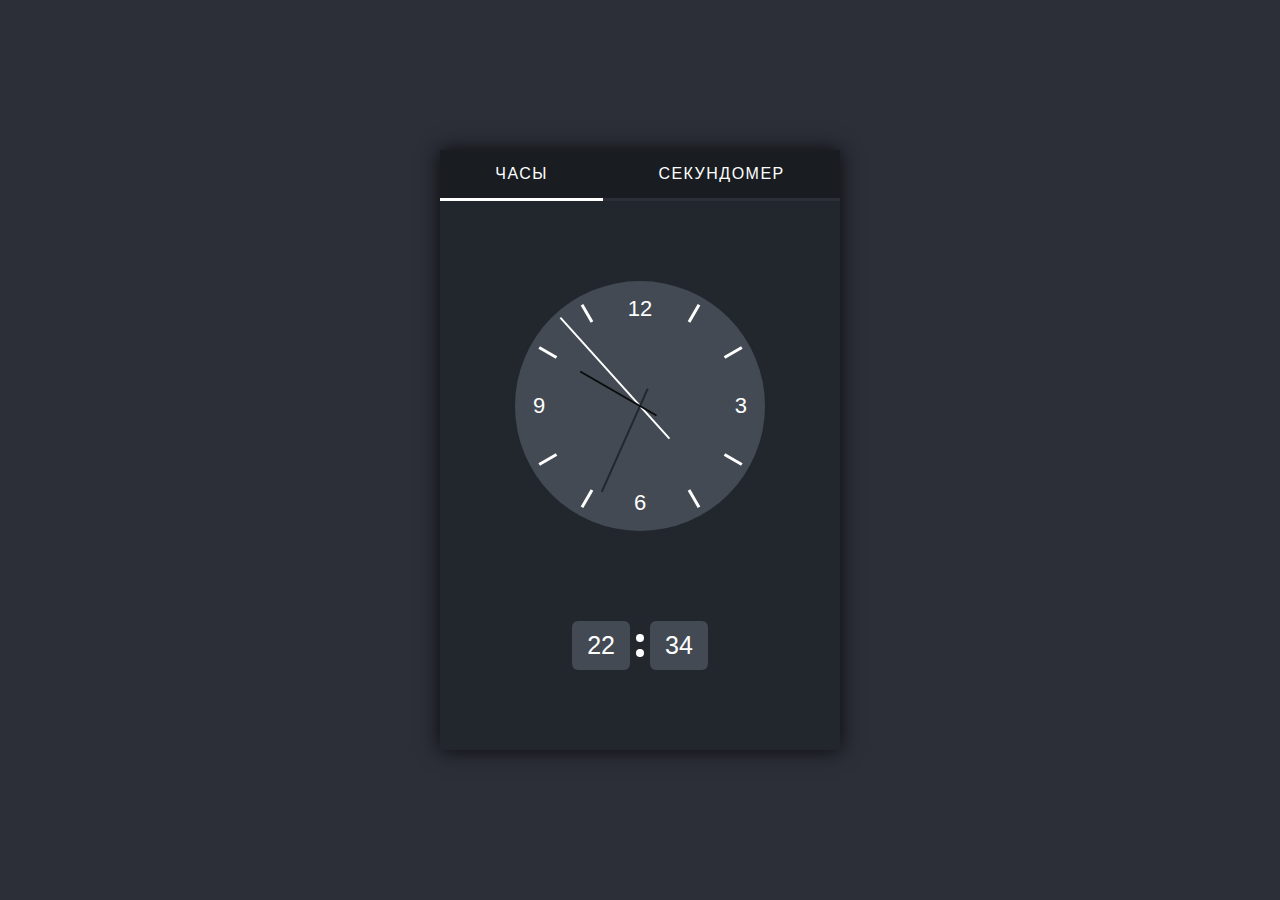
<file: Clock/index.html>
<!DOCTYPE html>
<html lang="ru">

<head>
    <meta charset="UTF-8">
    <meta name="viewport" content="width=device-width, initial-scale=1.0">
    <meta http-equiv="X-UA-Compatible" content="ie=edge">
    <title>Document</title>
    <link rel="stylesheet" href="style/style.css">
</head>

<body>
    <div class="tabsPanel">
        <!-- Меню табов -->
        <ul class="tabsLinks">
            <li class="tabsItem active"><a href="https://mail.ru" class="tabsLink">Часы</a></li>
            <li class="tabsItem">
                <a href="#" class="tabsLink">Секундомер
                    <!-- span для показа запуска секундомера
                    Принимает на себя класы работы:
                    active - Секундомер запущен
                    active_clear - Секундомер остановлен но данные не сброшены
                    -->
                    <span class="tabsLink__span"></span>
                </a>
            </li>
        </ul>
        <!-- Все табы -->
        <div class="tabsContent">
            <!-- Стрелочные часы -->
            <div class="clock tabsContentItem active">
                <div class="arrowClock">
                    <!-- Часы-->
                    <div class="arrowClockNumber">
                        <div class="arrowClockNumber__num arrowClockNumber__num_12">12</div>
                        <div class="arrowClockNumber__arr arrowClockNumber__arr_1"></div>
                        <div class="arrowClockNumber__arr arrowClockNumber__arr_2"></div>
                        <div class="arrowClockNumber__num arrowClockNumber__num_3">3</div>
                        <div class="arrowClockNumber__arr arrowClockNumber__arr_4"></div>
                        <div class="arrowClockNumber__arr arrowClockNumber__arr_5"></div>
                        <div class="arrowClockNumber__num arrowClockNumber__num_6">6</div>
                        <div class="arrowClockNumber__arr arrowClockNumber__arr_7"></div>
                        <div class="arrowClockNumber__arr arrowClockNumber__arr_8"></div>
                        <div class="arrowClockNumber__num arrowClockNumber__num_9">9</div>
                        <div class="arrowClockNumber__arr arrowClockNumber__arr_10"></div>
                        <div class="arrowClockNumber__arr arrowClockNumber__arr_11"></div>
                    </div>

                    <!-- Стрелки  -->

                    <div class="s"></div> <!-- Секундная -->
                    <div class="m"></div> <!-- Минутная -->
                    <div class="h"></div> <!-- Часовая -->
                </div>
                <div class="numberClock">
                    <!-- Вывод времени в цифрах -->
                    <div class="hours">00</div>
                    <div class="minutes">00</div>
                </div>
            </div>
            <!-- Секундомер Д/З -->
            <!-- 

            Задание:
                При помощи рекурсии и условий создать секундомер который будет работать без использования new Date()    

             -->
            <div class="stopwatch tabsContentItem ">
                <div class="stopwatch__clock">

                    <div class="stopwatch__clock-description">
                        <!-- Час -->
                        <div class="stopwatch__hours">0</div>
                        Час.
                    </div>
                    <div class="stopwatch__clock-description">
                        <!-- Минуты -->
                        <div class="stopwatch__minutes">0</div>
                        Мин.
                    </div>
                    <div class="stopwatch__clock-description">
                        <!-- Секунды -->
                        <div class="stopwatch__seconds">0</div>
                        Сек.
                    </div>
                </div>
                <!-- Кнопка запуска секундомера -->
                <button class="stopwatch__btn">start</button>
            </div>
        </div>
    </div>
    <script src="js/script.js"></script>
</body>

</html>
</file>
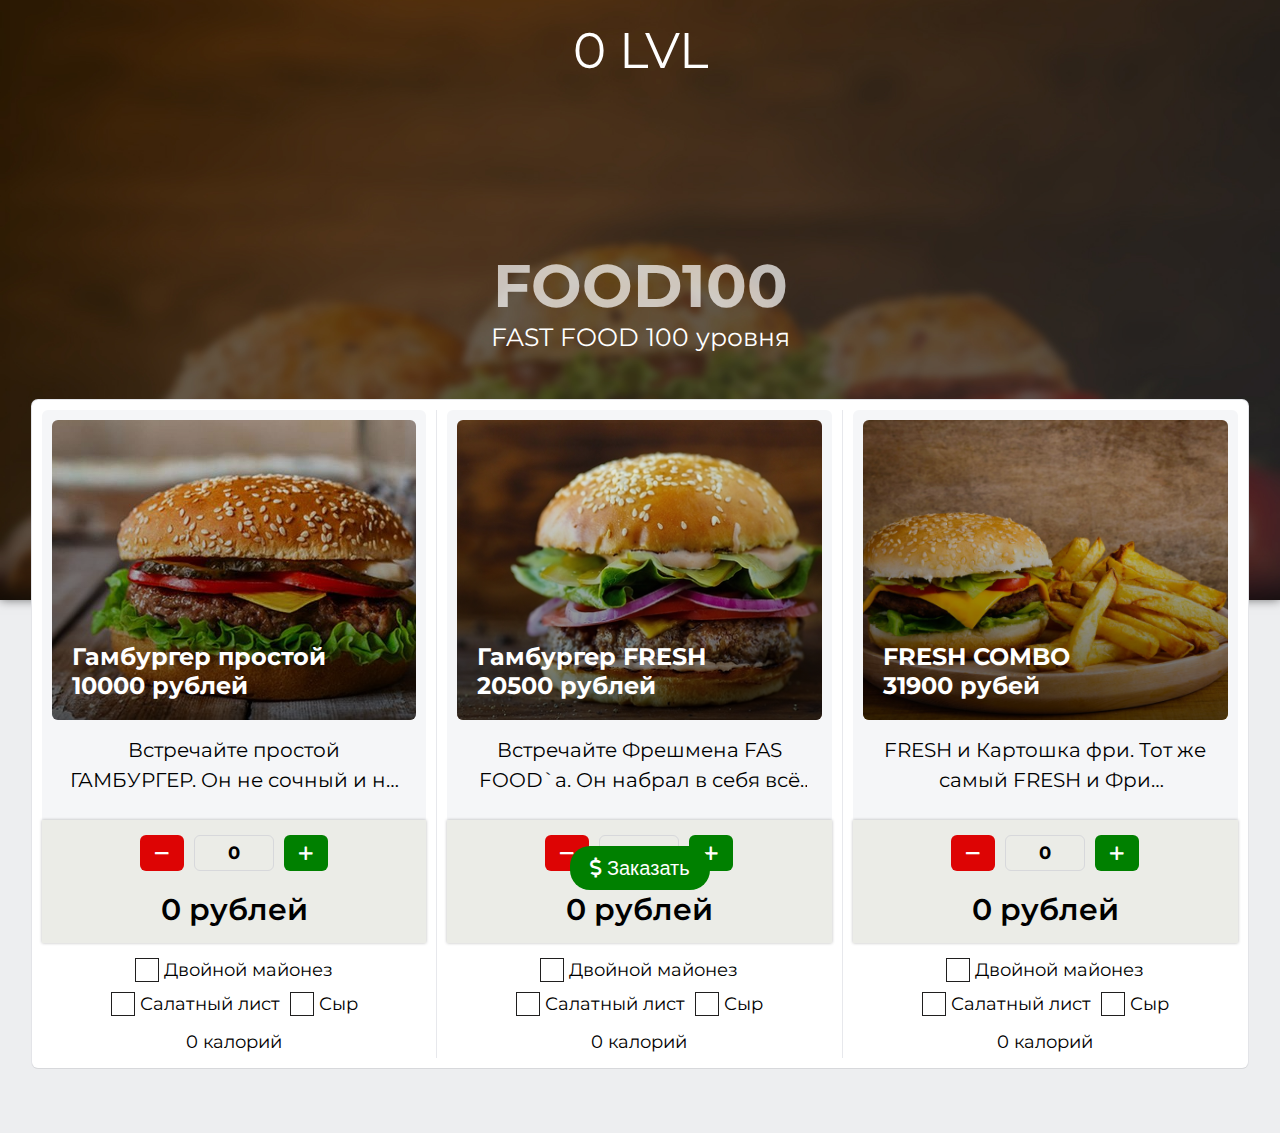
<file: Fastfood/index.html>
<!DOCTYPE html>
<html lang="en">

<head>
    <meta charset="UTF-8">
    <meta name="viewport" content="width=device-width, initial-scale=1.0">
    <meta http-equiv="X-UA-Compatible" content="ie=edge">
    <title>FOOD100</title>
    <link href="https://fonts.googleapis.com/css?family=Montserrat:400,700&display=swap" rel="stylesheet">
    <link rel="stylesheet" href="style/fonts.css">
    <link rel="stylesheet" href="style/icons.css">
    <link rel="stylesheet" href="style/style.css">
    <link rel="icon" href="images/product2.jpg">
</head>

<body>
    <form>
        <header class="header">
            <h1 class="header__title">FOOD100</h1>
            <p class="header__descr">FAST FOOD 100 уровня</p>
            <div class="header__timer">
                <span class="header__timer-extra">0</span> LVL
            </div>
            <!-- 
                 ДЗ
                 При помощи рекурсии сделать анимированный логотип. Цифры от 0 до 100. При этом когда цифра больше 50 скороть изменения становится меньше 
            -->

        </header>
        <main class="main">
            <!-- Бургер 1 -->
            <section class="main__product" id="plainBurger">
                <div class="main__product-preview">
                    <div class="main__product-info">
                        <img src="images/product2.jpg" alt="" class="main__product-img">
                        <h2 class="main__product-title">Гамбургер простой
                            <span class="main__product-many">10000 рублей</span>
                        </h2>
                    </div>
                    <p class="main__product-descr">
                        Встречайте простой ГАМБУРГЕР. Он не сочный и не сытный за то дешевый
                    </p>
                </div>
                <div class="main__product-extra">
                    <div class="main__product-number">

                        <!-- Прибавка к колличесву -->

                        <a class="main__product-btn fa-reg minus" data-symbol="-"></a>
                        <!-- Кнопка минус -->

                        <output class="main__product-num">0</output>
                        <!-- Колличество -->

                        <a class="main__product-btn fa-reg plus" data-symbol="+"></a>
                        <!-- Кнопка минус -->

                    </div>
                    <div class="main__product-price"><span>0</span> рублей</div> <!-- Общая цена -->
                </div>
                <div class="main__product-extraProduct">
                    <label class="main__product-label">
                        <!-- Дополнительный товар -->
                        <input type="checkbox" class="main__product-checkbox" data-extra="doubleMayonnaise">
                        <span class="main__product-check"></span>
                        Двойной майонез
                    </label>
                    <label class="main__product-label">
                        <!-- Дополнительный товар -->
                        <input type="checkbox" class="main__product-checkbox" data-extra="lettuce">
                        <span class="main__product-check"></span>
                        Салатный лист
                    </label>
                    <label class="main__product-label">
                        <!-- Дополнительный товар -->
                        <input type="checkbox" class="main__product-checkbox" data-extra="cheese">
                        <span class="main__product-check"></span>
                        Сыр
                    </label>
                </div>
                <div class="main__product-kcall"><span>0</span> калорий</div> <!-- Сумма колорий -->

            </section>
            <section class="main__product" id="freshBurger">
                <div class="main__product-preview">
                    <div class="main__product-info">
                        <img src="images/product1.jpg" alt="" class="main__product-img">
                        <h2 class="main__product-title">Гамбургер FRESH <span class="main__product-many">20500
                                рублей</span></h2>

                    </div>
                    <p class="main__product-descr">
                        Встречайте Фрешмена FAS FOOD`а. Он набрал в себя всё самое старое.
                    </p>
                </div>
                <div class="main__product-extra">
                    <div class="main__product-number">

                        <!-- Прибавка к колличесву -->

                        <a class="main__product-btn fa-reg minus" data-symbol="-"></a>
                        <!-- Кнопка минус -->

                        <output class="main__product-num">0</output>
                        <!-- Колличество -->

                        <a class="main__product-btn fa-reg plus" data-symbol="+"></a>
                        <!-- Кнопка минус -->

                    </div>
                    <div class="main__product-price"><span>0</span> рублей</div> <!-- Общая цена -->
                </div>
                <div class="main__product-extraProduct">
                    <label class="main__product-label">
                        <!-- Дополнительный товар -->
                        <input type="checkbox" class="main__product-checkbox" data-extra="doubleMayonnaise">
                        <span class="main__product-check"></span>
                        Двойной майонез
                    </label>
                    <label class="main__product-label">
                        <!-- Дополнительный товар -->
                        <input type="checkbox" class="main__product-checkbox" data-extra="lettuce">
                        <span class="main__product-check"></span>
                        Салатный лист
                    </label>
                    <label class="main__product-label">
                        <!-- Дополнительный товар -->
                        <input type="checkbox" class="main__product-checkbox" data-extra="cheese">
                        <span class="main__product-check"></span>
                        Сыр
                    </label>
                </div>
                <div class="main__product-kcall"><span>0</span> калорий</div> <!-- Сумма колорий -->

            </section>
            <section class="main__product" id="freshCombo">
                <div class="main__product-preview">
                    <div class="main__product-info">
                        <img src="images/product3.jpg" alt="" class="main__product-img">
                        <h2 class="main__product-title">FRESH COMBO <span class="main__product-many">31900 рубей</span>
                        </h2>

                    </div>
                    <p class="main__product-descr">
                        FRESH и Картошка фри. Тот же самый FRESH и Фри объяденились.
                    </p>
                </div>
                <div class="main__product-extra">
                    <div class="main__product-number">

                        <!-- Прибавка к колличесву -->

                        <a class="main__product-btn fa-reg minus" data-symbol="-"></a>
                        <!-- Кнопка минус -->

                        <output class="main__product-num">0</output>
                        <!-- Колличество -->

                        <a class="main__product-btn fa-reg plus" data-symbol="+"></a>
                        <!-- Кнопка минус -->

                    </div>
                    <div class="main__product-price"><span>0</span> рублей</div> <!-- Общая цена -->
                </div>
                <div class="main__product-extraProduct">
                    <label class="main__product-label">
                        <!-- Дополнительный товар -->
                        <input type="checkbox" class="main__product-checkbox" data-extra="doubleMayonnaise">
                        <span class="main__product-check"></span>
                        Двойной майонез
                    </label>
                    <label class="main__product-label">
                        <!-- Дополнительный товар -->
                        <input type="checkbox" class="main__product-checkbox" data-extra="lettuce">
                        <span class="main__product-check"></span>
                        Салатный лист
                    </label>
                    <label class="main__product-label">
                        <!-- Дополнительный товар -->
                        <input type="checkbox" class="main__product-checkbox" data-extra="cheese">
                        <span class="main__product-check"></span>
                        Сыр
                    </label>
                </div>
                <div class="main__product-kcall"><span>0</span> калорий</div> <!-- Сумма колорий -->

            </section>
        </main>
        <div class="button">
            <!-- Кнопка заказа -->
            <button class="addCart" type="reset">
                <span class="fa-reg cart"></span> Заказать
            </button>
        </div>
    </form>
    <div class="receipt active">
        <!-- Чек -->
        <div class="receipt__window">
            <h2 class="receipt__window-title">FOOD100 LVL</h2>

            <!-- Вывод информации в чек  -->
            <div class="receipt__window-out"></div>

            <button class="receipt__window-btn">Оплатить</button> <!-- При нажатии страница обновляется -->
        </div>
    </div>

    <div class="view">
        <button class="view__close">
            <span class="fa-reg close"></span>
        </button>
        <img src="images/product1.jpg" alt="">
    </div>

    <!-- 
        ДЗ
        При двойном нажатие (dblclick) на .main__product-info появляется блок блок .view при помощи добавление класса .active
        У .main__product-info img берутся данные из атрибута src и вставляются в картинку в блоке .view при помощи функции setAttribute(название атрибута, что в него вставить)
        И при нажатие на Х блок .view закрывается 
    -->
    <script src="script.js"></script>
</body>

</html>
</file>
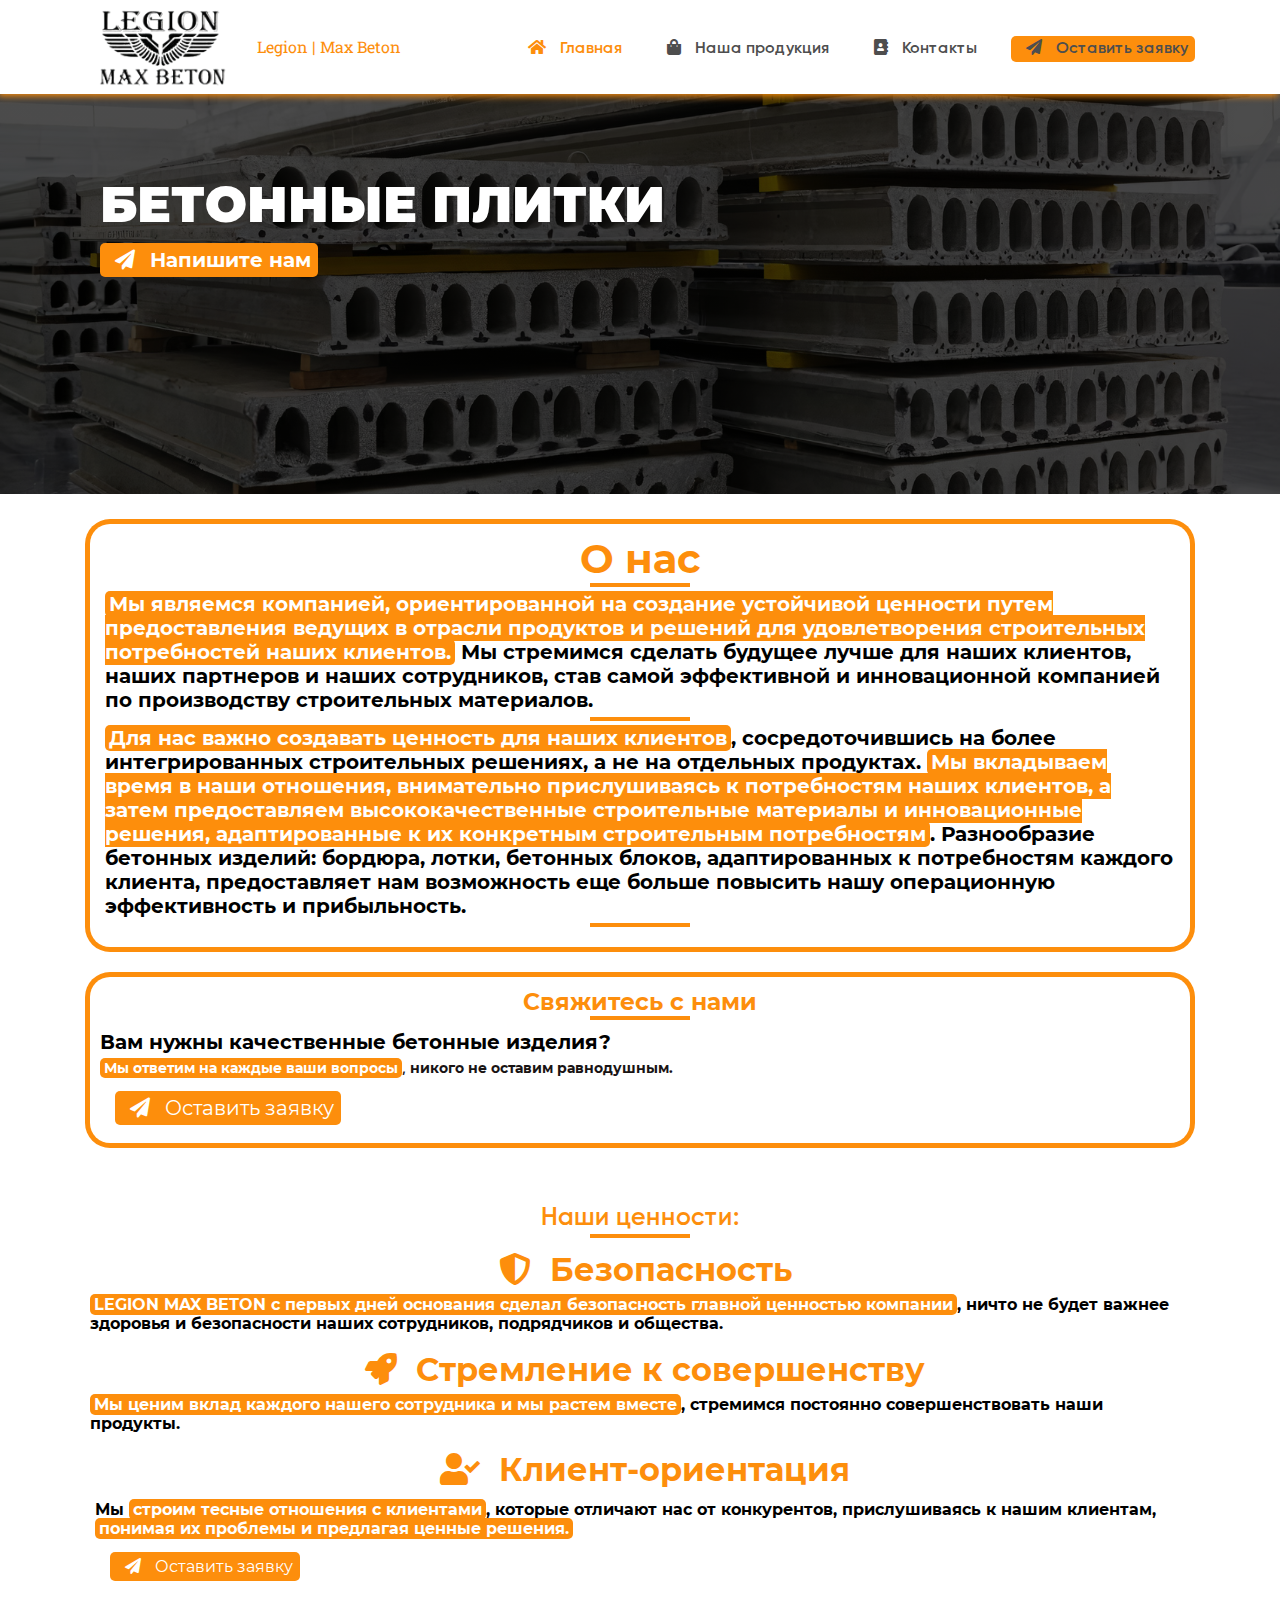
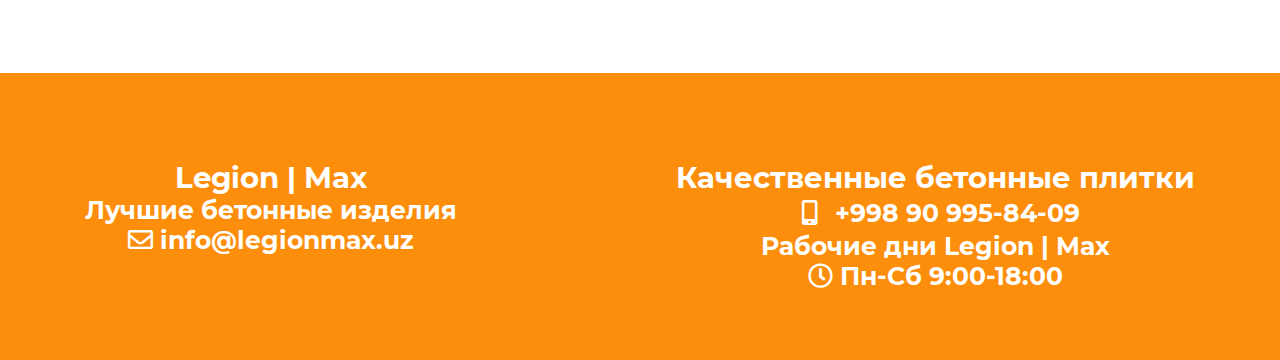
<file: legionmax.uz/index.html>
<!DOCTYPE html>
<html lang="ru">

<head>
    <meta charset="UTF-8">
    <meta http-equiv="X-UA-Compatible" content="IE=edge">
    <meta name="viewport" content="width=device-width, initial-scale=1.0">
    <title>Legion | Max Beton</title>
    <link rel="stylesheet" href="styles/style.css">
    <link rel="stylesheet" href="styles/fonts.css">
    <link rel="stylesheet" href="https://cdnjs.cloudflare.com/ajax/libs/font-awesome/5.15.4/css/all.min.css" integrity="sha512-1ycn6IcaQQ40/MKBW2W4Rhis/DbILU74C1vSrLJxCq57o941Ym01SwNsOMqvEBFlcgUa6xLiPY/NS5R+E6ztJQ==" crossorigin="anonymous" referrerpolicy="no-referrer" />
    <link rel="stylesheet" href="styles/style_2.css">
    <link rel="shortcut icon" sizes="16x16 24x24 32x32 48x48 64x64" href="favicon.png">
    <link rel="canonical" href="https://legionmax.uz/">
  	<meta property="og:image" content="preview.png"/>
  	<meta name="keywords" content="бетонные изделия, бетонные плиты">
  	<meta property="og:locale" content="ru_RU">
  	<meta property="og:type" content="website">
  	<meta property="og:image:alt" content="Строительные материалы">
  	<meta property="og:title" content="Компания по производству строительных материалов в Ташкенте">
  	<meta name="description" content="Мы являемся компанией, ориентированной на создание устойчивой ценности путем предоставления ведущих в отрасли продуктов и решений для удовлетворения строительных потребностей наших клиентов. Мы стремимся сделать будущее лучше для наших клиентов, наших партнеров и наших сотрудников, став самой эффективной и инновационной компанией по производству строительных материалов.">
  	<meta name="robots" content="follow, index, max-snippet:-1, max-video-preview:-1, max-image-preview:large">
  	<meta name="yandex-verification" content="b5b7e4180db189e2" />
  	<meta name="google-site-verification" content="FuSmboTojR4PfKqrGwIhph5R7G5_SxiW5wFxpSWpLUw"/>
  	<link
rel="stylesheet"href="https://cdnjs.cloudflare.com/ajax/libs/animate.css/4.1.1/animate.min.css"/>
  
</head>

<body>
    <header>
        <nav class="nav-panel">
            <div class="container row menu">
                <a href="index.html" class="menu__logo">
                    <img class="logo-img" src="images/комерч_2022_photos_v2_x4-removebg-preview.png" alt=""> Legion | Max Beton
                </a>
                <ul class="menu__list row">
                    <li><a href="#" class="menu__link nav-header-selected"><i class="fas fa-home"></i> Главная</a></li>
                    <li><a href="pages/product.html" class="menu__link link-not-selected"><i class="fas fa-shopping-bag"></i> Наша продукция</a></li>
                    <li><a href="pages/contact.html" class="menu__link link-not-selected"><i class="fas fa-address-book"></i> Контакты</a></li>
                    <li>
                        <a href="#!" class="review_btn_size menu__link link-not-selected js-modal-show" data-tooltip="Модальное окно">
                            <i class="fas fa-paper-plane"></i> Оставить заявку
                        </a>
                        
                    </li>
                </ul>
            </div>
        </nav>
        <!-- <div class="topnav" id="topnav" hidden>
            <a href="#home" class="active menu__logo"><img src="images/комерч_2022_photos_v2_x4-removebg-preview.png" alt="" width="100px" height="50px">    
            </a> -->
            <!-- Navigation links (hidden by default) -->
            <nav class="my-nav" id="topnav" hidden>
                <div class="logo-b">
                    <a href="index.html" class="menu__logo m-logo"><img src="images/комерч_2022_photos_v2_x4-removebg-preview.png" alt="" width="100px" height="50px">
                    </a>
                    <p class="jsbtn-center">
                        <a href="#!" class="btn btn-dark js-modal-show-m " data-tooltip="Модальное окно">
                            <i class="fas fa-paper-plane"></i> <span class="hide-t bld-t"><strong>Оставить заявку</strong></span> 
                        </a>
                    </p>
                </div>
                <div class="hamburger">
                  <div class="line"></div>
                  <div class="line"></div>
                  <div class="line"></div>
                </div>
                <ul class="nav-links">
                  <li><a class="nav-d-link" href="#"><i class="fas fa-home"></i> Главная</a></li>
                  <li><a class="nav-d-link" href="pages/product.html"><i class="fas fa-shopping-bag"></i> Наша продукция</a></li>
                  <li><a class="nav-d-link" href="pages/contact.html"><i class="fas fa-address-book"></i> Контакты</a></li>
                </ul>
              </nav>
        <!-- </div> -->
      <div class="header-img">
       <!-- <p class="h-t-head">Производство строительных материалов в Ташкенте</p> -->
      <div class="container">  
        <div class="header__content flex-grow-1 d-flex align-items-center col-12">
                    <div>
                        <p class="hhh1">Бетонные плитки</p>
                    </div>
                </div>
        
        <a href="#!" class="js-modal-show size-btn-r" data-tooltip="Модальное окно">
                    <i class="fas fa-paper-plane"></i>  <span class="hide-t2"><strong>Напишите нам</strong></span></a>
      </div>
       </div>
    </header>
    <!-- <nav class="nav-container">
        <img class="logo-img" src="images/комерч_2022_photos_v2_x4-removebg-preview.png" alt="">
        <ul id=top_menu>
            <li><a href="#" class="header_text">
                    <p class="nav-header-selected">Главная</p>
                </a>
            </li>
            <li><a href="pages/product.html" class="header_text">
                    <p class="nav-header">Наша продукция</p>
                </a>
            </li>
            <li><a href="pages/contact.html" class="header_text">
                    <p class="nav-header">Контакты</p>
                </a>
            </li>
        </ul>
    </nav> -->

    <main>
        <div class="container">
            <div class="sections first-section">
                <h1 class="header-text-h">О нас</h1>
              <hr>
                <p class="info-about">
                  <strong>
                    <span class="emphasise">Мы являемся компанией, ориентированной на создание устойчивой ценности путем предоставления ведущих в отрасли продуктов и решений для удовлетворения строительных потребностей наших клиентов.</span> Мы стремимся сделать будущее лучше для наших клиентов, наших партнеров и наших сотрудников, став самой эффективной и инновационной компанией по производству строительных материалов.
                </strong>
                   </p>
              	<hr clas="btwn-l">
          		<p class="info-about mt-10">
                  <strong>
                    <span class="emphasise">Для нас важно создавать ценность для наших клиентов</span>, сосредоточившись на более интегрированных строительных решениях, а не на отдельных продуктах. <span class="emphasise">Мы вкладываем время в наши отношения, внимательно прислушиваясь к потребностям наших клиентов, а затем предоставляем высококачественные строительные материалы и инновационные решения, адаптированные к их конкретным строительным потребностям</span>. Разнообразие бетонных изделий: бордюра, лотки, бетонных блоков,  адаптированных к потребностям каждого клиента, предоставляет нам возможность еще больше повысить нашу операционную эффективность и прибыльность.
         		</strong>
                    </p>
              <hr>
           </div>
            <div class="sections third-section ">
                <h3 class="header-text-h">Свяжитесь с нами</h3>
              <hr>
                <p class="info-about-product al-i-cntr"><strong>Вам нужны качественные бетонные изделия?</strong></p>
                <p class="cap_add al-i-cntr"><span class="emphasise">Мы ответим на каждые ваши вопросы</span>, <strong>никого не оставим равнодушным.</strong></p>
              	<span class="sp-wid"><a href="#!" class="js-modal-show" data-tooltip="Модальное окно">
                    <i class="fas fa-paper-plane"></i>  <span class="hide-t2">Оставить заявку</span></a></span>
            </div>
        </div>
    </main>
  
  <main class="snd-c-i">
   <div class="container outln-brdr">
     <h1 class="snd-container">Наши ценности:</h1>
     <hr>
            <div class="">
                <h1 class="header-text-h"><i class="fas fa-shield-alt"></i> <strong>Безопасность</strong></h1>
                <p class="info-about">
                  	<strong>
                    <span class="emphasise">LEGION MAX BETON с первых дней основания сделал безопасность главной ценностью компании</span>, ничто не будет важнее здоровья и безопасности наших сотрудников, подрядчиков и общества. 
               		</strong> 
               </p>
            </div>
            <div class="">
              <h1 class="header-text-h"><i class="fas fa-rocket"></i> <strong>Стремление к совершенству</strong></h1>
                <p class="info-about">
                  <strong>
                    <span class="emphasise">Мы ценим вклад каждого нашего сотрудника и мы растем вместе</span>, стремимся постоянно совершенствовать наши продукты.
                   </strong> 
                </p>
            </div>
            <div class="thrd-section-i">
              <h1 class="header-text-h"><i class="fas fa-user-check"></i> <strong>Клиент-ориентация</strong></h1>
                <p class="info-about-product mrgn-bttm">
                  <strong>
                  Мы <span class="emphasise">строим тесные отношения с клиентами</span>, которые отличают нас от конкурентов, прислушиваясь к нашим клиентам, <span class="emphasise">понимая их проблемы и предлагая ценные решения.</span>
              		</strong>	
                 </p>
                  <a href="#!" class="mrgn-btm js-modal-show sp-wid" data-tooltip="Модальное окно">
                    <i class="fas fa-paper-plane"></i>
                    <span class="hide-t2">Оставить заявку</span>
                  </a>
            </div>
        </div>
  </main>
      <footer>
        <div class="container">
            <div class="row footer">
                  <div class="contact-h aic">
                    <h3>Legion | Max</h3>
                    <p>Лучшие бетонные изделия</p>
                    <a href="mailto:info@legionmax.uz" title="Отправь письмо"><i class="far fa-envelope"></i> info@legionmax.uz</a>
                </div>
                <div class="contact-h aic">
                    <h3>Качественные бетонные плитки</h3>
                    <a href="tel:+998909958409 " title="Свяжитесь с нами"><i class="fas fa-mobile-alt"></i> +998 90 995-84-09</a>
                    <p>Рабочие дни Legion | Max</p>
                    <a title="Рабочие дни"><i class="far fa-clock"></i> Пн-Сб 9:00-18:00</a>
                </div>
            </div>
        </div>
    </footer>

    <script src="js/script.js "></script>
    <script src="js/jquery-1.7.2.min.js " type="text/javascript "></script>
    <script src="js/easing.js" type="text/javascript "></script>
    <script src="js/jquery.ui.totop.js " type="text/javascript "></script>
    <script src="js/app.js"></script>
    <script src="./main.js"></script>
    <!-- <script src="https://code.jquery.com/jquery-3.6.0.min.js "></script> -->
    <script type="text/javascript ">
 
// function myFunction(windoww) {
//     if (windoww.matches) { // If media query matches
//         document.getElementById("topnav").hidden = false;
//     } else {
//         document.getElementById("topnav").hidden = true;
//     }
// }
function myFunction() {
if (x.matches) { // If media query matches
document.getElementById("topnav").hidden = false;
} else {
document.getElementById("topnav").hidden = true;
}
}

var x = window.matchMedia("(max-width: 885px)")
myFunction() // Call listener function at run time
x.addListener(myFunction) // Attach listener function on state changes 
</script>
    <style>
        .topnav {
            opacity: 0;
        }
        
        @media (max-width: 885px) {
        .topnav {
            opacity: 1;
        }
    }
   
    </style>

  <!-- To top -->
  <!-- <a href="#!" class="btn btn-danger btn-lg js-btn-top hidden">
    &uarr;
</a> -->
<!-- To top end -->



<!-- Modal -->
<div class="modal">
    <div class="modal-dialog shadow-lg">
        <div class="modal-content">
            <form action="ajax.php" method="POST">
                <div class="modal-header">
                    <h5 class="modal-title">Оставьте заявку</h5>
                    <button type="button" class="close">
                        &times;
                    </button>
                </div>
                <div class="modal-body">
                    <div class="form-group">
                        <label for="email">Имя</label>
                        <input type="text" name="user_name" class="form-control" id="email" placeholder="Ваше имя" autocomplete="off">
                    </div>
                    <div class="form-group">
                        <label for="password">Номер телефона</label>
                        <input type="text" name="user_phone" class="form-control" id="password" placeholder="Ваш номер телефона" autocomplete="off">
                    </div>
                </div>
                <div class="modal-footer">
                    <button type="submit" class="btn-send btn-primary btn btn-dark">Отправить</button>
                </div>
            </form>
        </div>
    </div>
</div>
<!-- Modal end  -->

<script src="js_22/jquery-3.5.1.min.js"></script>
<script src="js_22/script.js"></script>

</body>

</html>
</file>
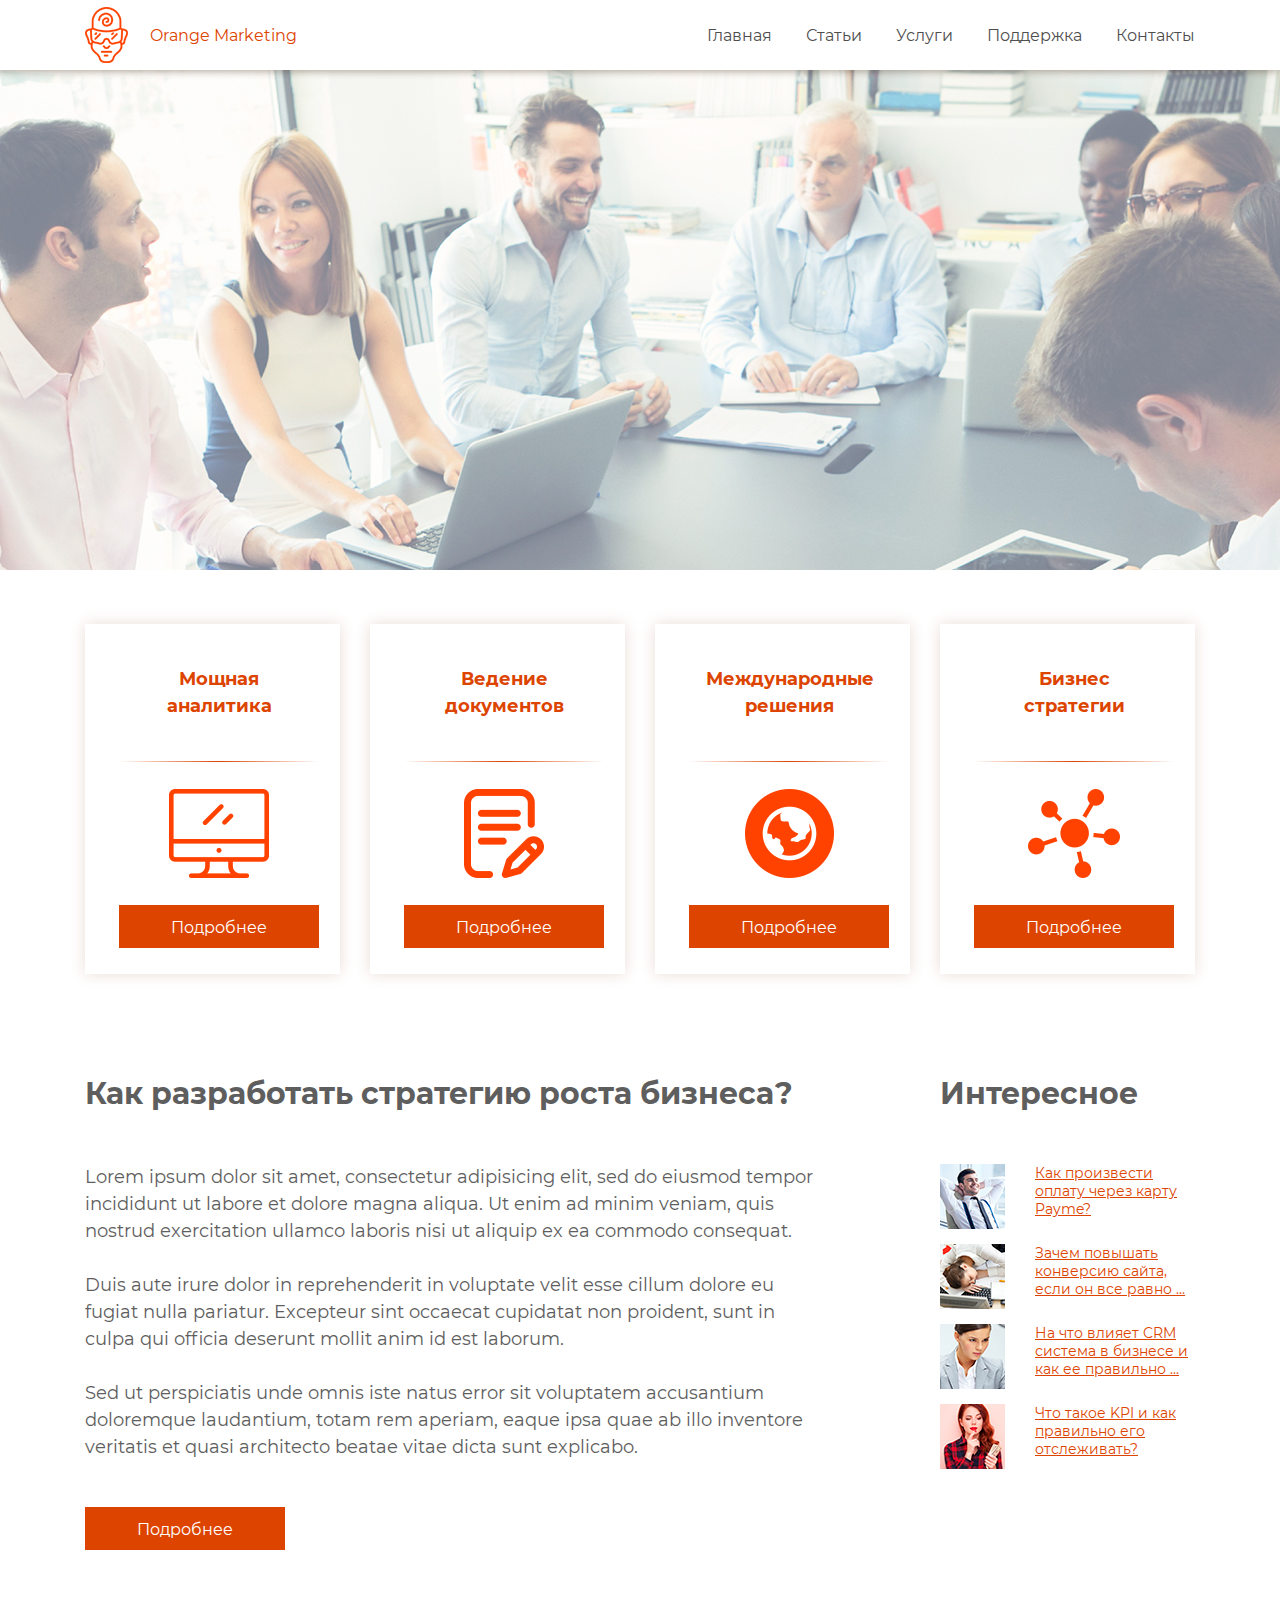
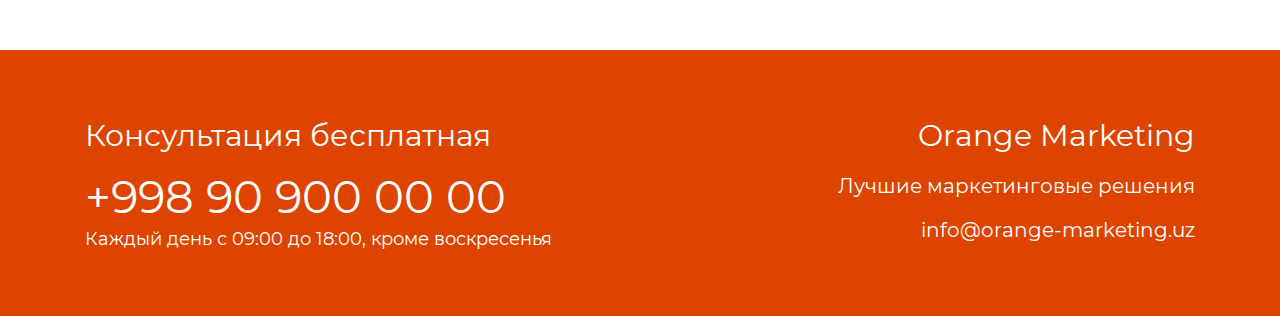
<file: orange-market/index.html>
<!DOCTYPE html>
<html lang="ru">

<head>
    <meta charset="UTF-8">
    <meta name="viewport" content="width=device-width, initial-scale=1.0">
    <title>Document</title>
    <link rel="stylesheet" href="style/style.css">
    <script src="#"></script>
</head>

<body>
    <header>
        <nav>
            <div class="container row menu">
                <a href="" class="menu__logo">
                    <img src="images/logo.png" alt="">
                    Orange Marketing
                </a>
                <ul class="menu__list row">
                    <li><a href="" class="menu__link">Главная</a></li>
                    <li><a href="" class="menu__link">Статьи</a></li>
                    <li><a href="" class="menu__link">Услуги</a></li>
                    <li><a href="" class="menu__link">Поддержка</a></li>
                    <li><a href="" class="menu__link">Контакты</a></li>
                </ul>
            </div>
        </nav>
        <img src="images/header-bg.jpg" alt="" class="header-img">
    </header>
    <main>
        <div class="container">
            <div class="row products">
                <section class="product">
                    <h2 class="product__title">Мощная аналитика</h2>
                    <div class="product__img">
                        <img src="images/analitic.png" alt="">
                    </div>
                    <a href="" class="btn">Подробнее</a>
                </section>
                <section class="product">
                    <h2 class="product__title">Ведение документов</h2>
                    <div class="product__img">
                        <img src="images/docs.png" alt="">
                    </div>
                    <a href="" class="btn">Подробнее</a>
                </section>
                <section class="product">
                    <h2 class="product__title">Международные решения</h2>
                    <div class="product__img">
                        <img src="images/international.png" alt="">
                    </div>
                    <a href="" class="btn">Подробнее</a>
                </section>
                <section class="product">
                    <h2 class="product__title">Бизнес стратегии</h2>
                    <div class="product__img">
                        <img src="images/business.png" alt="">
                    </div>
                    <a href="" class="btn">Подробнее</a>
                </section>
            </div>
            <div class="row content">
                <section class="content__info">
                    <h2 class="content__title">Как разработать стратегию роста бизнеса?</h2>
                    <p class="content__text">Lorem ipsum dolor sit amet, consectetur adipisicing elit, sed do eiusmod tempor incididunt ut labore et dolore magna aliqua. Ut enim ad minim veniam, quis nostrud exercitation ullamco laboris nisi ut aliquip ex ea commodo consequat. </p>
                    <p class="content__text">Duis aute irure dolor in reprehenderit in voluptate velit esse cillum dolore eu fugiat nulla pariatur. Excepteur sint occaecat cupidatat non proident, sunt in culpa qui officia deserunt mollit anim id est laborum. </p>
                    <p class="content__text">Sed ut perspiciatis unde omnis iste natus error sit voluptatem accusantium doloremque laudantium, totam rem aperiam, eaque ipsa quae ab illo inventore veritatis et quasi architecto beatae vitae dicta sunt explicabo. </p>
                    <a href="" class="btn">Подробнее</a>
                </section>
                <aside class="sidebar">
                    <h3 class="sidebar__title">Интересное</h3>
                    <div class="sidebar__news">
                        <div class="news">
                            <img src="images/img-01.jpg" alt="" class="news__img">
                            <a href="" class="news__link">Как произвести оплату через карту Payme?</a>
                        </div>
                        <div class="news">
                            <img src="images/img-02.jpg" alt="" class="news__img">
                            <a href="" class="news__link">Зачем повышать конверсию сайта, если он все равно ...</a>
                        </div>
                        <div class="news">
                            <img src="images/img-03.jpg" alt="" class="news__img">
                            <a href="" class="news__link">На что влияет CRM система в бизнесе и как ее правильно ...</a>
                        </div>
                        <div class="news">
                            <img src="images/img-04.jpg" alt="" class="news__img">
                            <a href="" class="news__link">Что такое KPI и как правильно его отслеживать?</a>
                        </div>
                    </div>

                </aside>
            </div>
        </div>
    </main>
    <footer>
        <div class="container">
            <div class="row footer">
                <div class="footer__left">
                    <h3>Консультация бесплатная</h3>
                    <a href="tel:+998909000000" title="Свяжись с нами">+998 90 900 00 00</a>
                    <p>Каждый день с 09:00 до 18:00, кроме воскресенья</p>
                </div>
                <div class="footer__right">
                    <h3>Orange Marketing</h3>
                    <p>Лучшие маркетинговые решения</p>
                    <a href="mailto:info@orange-marketing.uz" title="Отправь письмо">info@orange-marketing.uz</a>
                </div>
            </div>
        </div>
    </footer>
</body>

</html>
</file>
<file: Clock/style/style.css>
*{
    margin: 0;
    padding: 0;
    box-sizing: border-box;
    list-style: none;
    text-decoration: none;
}
body {
    background: #2c2f38;
    display: flex;
    justify-content: center;
    align-items: center;
    min-height: 100vh;
    font-family: Arial, Helvetica, sans-serif;
}
.tabsPanel {
    width: 400px;
    height: 600px;
    box-shadow: 0 0 20px 0 rgba(0,0,0,0.8);
    display: flex;
    flex-direction: column;
    margin: 20px 0;
    background: #22272d;
}
.tabsLinks {
    display: flex;
    background: #191d22;
}
.tabsItem {
    flex-grow: 1;
    display: flex;
}
.tabsLink {
    padding: 15px;
    flex-grow: 1;
    display: flex;
    justify-content: center;
    color: #fff;
    text-transform: uppercase;
    letter-spacing: 1.5px;
    border-bottom: 3px solid #2c2f38;
    position: relative;
}
.tabsItem.active .tabsLink {
    border-bottom-color: #fff;
}
.tabsContent {
    flex-grow: 1;
    position: relative;
}
.clock, .stopwatch {
    width: 100%;
    height: 100%;
    display: flex;
    justify-content: center;
    align-items: center;
    flex-direction: column;
    padding: 20px 0;
}
.tabsContentItem {
    z-index: 0;
    opacity: 0;
    transition: 0.5s;
    position: absolute;
    top: 0;
}
.tabsContentItem.active {
    z-index: 1;
    opacity: 1;
}
.tabsLink__span {
    display: none;
    width: 10px;
    height: 10px;
    border-radius: 50%;
    background: #fff;
    right: 10px;
    position: absolute;
    transition: 0.5s;
}
.tabsLink__span.active {
    display: block;
}
.tabsLink__span.active_clear {
    display: block;
    background: red;
}
.arrowClock {
    --position: 15px;
    width: 250px;
    height: 250px;
    background: #434a53;
    border-radius: 50%;
    margin-bottom: 90px;
    position: relative;
    display: flex;
    justify-content: center;
    align-items: center;
}
.h {
    width: 2px;
    height: 100%;
    position: absolute;
}
.h::before {
    content: '';
    position: absolute;
    width: 100%;
    height: 35%;
    background: #0b0c0e;
    top: calc(55% - 35% + 6px);
}
.m {
    width: 2px;
    height: 100%;
    position: absolute;
}
.m::before {
    content: '';
    position: absolute;
    width: 100%;
    height: 45%;
    background: #22272d;
    top: calc(10% + 6px);
}
.s {
    width: 2px;
    height: 100%;
    position: absolute;
}
.s::before {
    content: '';
    position: absolute;
    width: 100%;
    height: 65%;
    background: #fff;
    top: 6px;
}
.arrowClockNumber {
    width: 100%;
    height: 100%;
    display: flex;
    justify-content: center;
    align-items: center;
    position: absolute;
}
.arrowClockNumber__num {
    color: #fff;
    font-size: 22px;
    position: absolute;
}
.arrowClockNumber__num_12 {
    top: var(--position);
}
.arrowClockNumber__arr {
    position: absolute;
    width: 3px;
    height: 100%;
}
.arrowClockNumber__arr::before {
    content: '';
    display: block;
    height: 20px;
    background: #fff;
    width: 100%;
    margin-top: 8px;
}
.arrowClockNumber__arr_1 {
    transform: rotate(30deg);
}
.arrowClockNumber__arr_2 {
    transform: rotate(60deg);
}
.arrowClockNumber__arr_4 {
    transform: rotate(120deg);
}
.arrowClockNumber__arr_5 {
    transform: rotate(150deg);
}
.arrowClockNumber__arr_7 {
    transform: rotate(210deg);
}
.arrowClockNumber__arr_8 {
    transform: rotate(240deg);
}
.arrowClockNumber__arr_10 {
    transform: rotate(300deg);
}
.arrowClockNumber__arr_11 {
    transform: rotate(330deg);
}
.arrowClockNumber__num_3 {
    right: calc(var(--position) + 3px);
}
.arrowClockNumber__num_6 {
    bottom: var(--position);
}
.arrowClockNumber__num_9 {
    left: calc(var(--position) + 3px);
}

.numberClock {
    display: flex;
    justify-content: center;
    align-items: center;
    position: relative;
}
.numberClock::before, .numberClock::after {
    content: '';
    width: 8px;
    height: 8px;
    border-radius: 50%;
    background: #fff;
    display: block;
    position: absolute;
    /* animation: opacity 1s infinite; */
    animation: clock 2s infinite;
}

@keyframes clock {
    0% {
        transform: scale(1);
    }
    50% {
        transform: scale(0);
    }
    100% {
        transform: scale(1);
    }
}

.numberClock::before {
    top: 13px
}
.numberClock::after {
    bottom: 13px;
}
.hours, .minutes, .stopwatch__hours, .stopwatch__minutes, .stopwatch__seconds {
    padding: 10px 15px;
    background: #434a53;
    color: #fff;
    font-size: 25px;
    margin: 0 10px;
    border-radius: 6px;
}
.stopwatch__hours, .stopwatch__minutes, .stopwatch__seconds {
    width: 58px;
    text-align: center;
    margin: 0 0 10px;
}
.stopwatch__clock-description {
    padding: 5px 5px 10px;  
    text-align: center;
    color: #fff;
    background: #191d22;
    border-radius: 6px;
    text-transform: uppercase;
    margin: 0 5px;
}
.stopwatch__clock {
    display: flex;
    margin-bottom: 50px;
}
.stopwatch__btn {
    padding: 10px 15px;
    background: #fff;
    border-radius: 30px;
    border: none;
    font-size: 18px;
    text-transform: uppercase;
    color: #191d22;
    cursor: pointer;
    outline: none;
}

/* @keyframes opacity {
    0% {
        opacity: 1;
    }
    50% {
        opacity: 0;
    }
    100% {
        opacity: 1;
    }
} */
</file>
<file: Fastfood/style/fonts.css>
@font-face {
    font-family: 'FA Regular';
    src: url(../fonts/fa-regular-400.ttf);
}
@font-face {
    font-family: 'FA light';
    src: url(../fonts/fa-light-300.ttf);
}
</file>
<file: Fastfood/style/icons.css>
:root {
    --regular: 'FA Regular';
    --light: 'FA light';
}
.fa-reg {
    font-family: var(--regular);
}
.fa-light {
    font-family: var(--light);
}
.fa-reg.plus::before {
    content: '\f067';
}
.fa-reg.minus::before {
    content: '\f068';
}
.fa-reg.search-plus::before {
    content: '\f00e';
}
.fa-reg.cart::before {
    content: '\f07a';
}
.fa-reg.cart::before {
    content: '\f155';
}
.fa-reg.close::before {
    content: '\f00d';
}
</file>
<file: Fastfood/style/style.css>
* {
    margin: 0;
    padding: 0;
    box-sizing: border-box;
    list-style: none;
}
body {
    font-family: 'Montserrat', Arial, Helvetica, sans-serif;
    background: #edeef0;
}
a {
    text-decoration: none;
}
.header {
    width: 100%;
    min-height: 600px;
    background: url(../images/burger.jpg) no-repeat center center /cover;
    display: flex;
    flex-direction: column;
    align-items: center;
    justify-content: center;
    box-shadow: 0 -50px 50px -50px #000000 inset, 0 0 10px 0 rgba(0, 0, 0, 0.52);
}
.header__title {
    font-size: 60px;
    text-transform: uppercase;
    color: rgba(255, 255, 255, 0.698);
}
.header__descr {
    font-size: 25px;
    color: #fff;
}
.main {
    width: 80%;
    padding: 10px 0;
    background: #fff;
    margin: -200px auto 65px;
    border-radius: 6px;
    box-shadow: 0 1px 0 0 #d7d8db, 0 0 0 1px #e3e4e8;
    display: flex;
    flex-wrap: wrap;
}
.main__product {
    width: calc(100% / 3);
    display: flex;
    flex-direction: column;
    padding: 0 10px;
    border-right: 1px solid #e7e8ec;
}
.main__product:last-of-type {
    border: none;
}
.main__product-info {
    position: relative;
    width: 100%;
    height: 300px;
    border-radius: 6px;
    overflow: hidden;
    user-select: none;
}
.main__product-img {
    width: 100%;
    height: 100%;
    object-fit: cover;
}
.main__product-title {
    width: 100%;
    height: 100%;
    background: linear-gradient(to top, rgba(0, 0, 0, 0.637), transparent);
    color: #fff;
    padding: 20px;
    display: flex;
    flex-direction: column;
    justify-content: flex-end;
    position: absolute;
    top: 0;
    opacity: 1;
    transition: 0.5s;
}
.main__product-zoom {
    width: 100%;
    height: 100%;
    background: rgba(0, 0, 0, 0.637);
    color: #fff;
    position: absolute;
    top: 0;
    display: flex;
    align-items: center;
    justify-content: center;
    font-size: 60px;
    opacity: 0;
    transition: .5s;
    cursor: pointer;
}
.main__product-info:hover .main__product-zoom {
    opacity: 1;
}
.main__product-info:hover .main__product-title {
    opacity: 0;
}
.main__product-descr {
    margin: 15px;
    font-size: 20px;
    line-height: 1.5;
    text-align: center;
    white-space: normal;
    text-overflow: ellipsis;
    overflow: hidden;
    -webkit-line-clamp: 2;
    -webkit-box-orient: vertical;
    display: -webkit-box;
}
.main__product-preview {
    padding: 10px;
    background: #f5f6f8;
    border-top-right-radius: 6px;
    border-top-left-radius: 6px;
}
.main__product-extra {
    display: flex;
    flex-direction: column;
    background: #ebece7;
    box-shadow: 0 0 3px 0 rgba(0, 0, 0, 0.274);
    padding: 15px;
    user-select: none;
}
.main__product-number {
    display: flex;
    justify-content: center;
}
.main__product-btn {
    padding: 5px 15px;
    background: #008000; 
    color: #fff;
    border: none;
    border-radius: 6px;
    cursor: pointer;
    font-size: 18px;
    display: flex;
    justify-content: center;
    align-items: center;
}

.main__product-btn.minus {
    background: #dd0404;
}
.main__product-btn:disabled {
    background: #a3a2a2;
    cursor: default;
}
.main__product-num {
    margin: 0 10px;
    width: 80px;
    border: 1px solid #d7d8db;
    font-size: 18px;
    font-weight: 700;
    text-align: center;
    border-radius: 6px;
    padding: 6px;
}
.main__product-num:focus {
    outline: none;
}
.main__product-price {
    text-align: center;
    font-size: 30px;
    font-weight: 600;
    margin-top: 20px;
}
.main__product-add {
    background: #008000;
    color: #fff;
    width: max-content;
    margin: auto;
    padding: 10px 10px;
    margin-top: 10px;
    border: none;
    font-size: 18px;
    text-transform: uppercase;
    border-radius: 6px;
    line-height: 1;
    cursor: pointer;
}
.main__product-add:disabled {
    cursor: default;
    background: #a3a2a2;
}
.main__product-checkbox {
    position: absolute;
    width: 0;
    height: 0;
}
.main__product-label {
    display: flex;
    align-items: center;
    cursor: pointer;
    user-select: none;
    font-size: 18px;
    padding: 5px;
}
.main__product-extraProduct {
    display: flex;
    flex-wrap: wrap;
    justify-content: center;
    margin-top: 10px;
}
.main__product-check {
    border: 1px solid #201f1f;
    width: 24px;
    height: 24px;    
    font-family: 'FA Regular';
    display: flex;
    align-items: center;
    justify-content: center;
    margin-right: 5px;
    transition: 0.2s;
}
.main__product-check::before {
    content: '\f00c';
    font-size: 20px;
    transform: scale(0);
    transition: 0.2s;
    color: #008000;
}
.main__product-checkbox:checked ~ .main__product-check::before {
    transform: scale(1);
}
.main__product-checkbox:checked ~ .main__product-check {
    border-color: #008000;
}
.main__product-kcall {
    text-align: center;
    font-size: 18px;
    margin: 10px 0 5px;
}
.header__cart {
    color: #fff;
    font-size: 25px;
    position: absolute;
    top: 30px;
    right: 30px;
}
.header__timer {
    font-size: 50px;
    top: 20px;
    position: absolute;
    color: #fff;
}
.button {
    position: fixed;
    bottom: 0;
    left: 0;
    width: 100%;
    padding: 10px 0;
    display: flex;
    justify-content: center;
}
.addCart {
    padding: 10px 20px;
    background: #008000;
    color: #fff;
    font-size: 20px;
    border-radius: 20px;
    border: none;
    cursor: pointer;
}
.receipt {
    width: 100%;
    height: 100vh;
    position: fixed;
    z-index: 999;
    top: 0;
    background: rgba(0, 0, 0, 0.274);
    display: none;
    opacity: 0;
    transition: 0.5s;
    justify-content: center;
    align-items: center;
}
.receipt.active .receipt__window{
    width: 30%;
    min-height: 50%;
    background: #fff;
    border-radius: 6px;
    display: flex;
    flex-direction: column;
    align-items: center;
    transition: 0.5s;
    top: -100%;
    position: absolute;
}
.receipt__window-out {
    flex-grow: 1;
    align-self: stretch;
    padding: 15px;
    white-space: pre-wrap;
}
.receipt__window-btn {
    padding:10px 15px;
    text-transform: uppercase;
    color: #fff;
    background: #008000;
    font-size: 17px;
    border: none;
    border-radius: 6px;
    margin: 10px 0;
    cursor: pointer;
}
.receipt__window-title {
    text-align: center;
    font-size: 25px;
    margin: 10px 0;
}
.view {
    width: 100%;
    height: 100%;
    background: rgba(0, 0, 0, 0.835);
    position: fixed;
    top: 0;
    left: 0;
    display: none;
}
.view.active {
    display: flex;
    flex-wrap: wrap;
    justify-content: center;
    align-items: center;
}
.view__close {
    color: white;
    font-size: 32px;
    background: transparent;
    cursor: pointer;
    border: none;
    position: absolute;
    z-index: 999;
    right: 0;
    top: 0;
    transition: .5s;
    display: flex;
    justify-content: center;
    align-items: center;
    width: 75px;
    height: 75px;
    outline: none;
}
.view__close:hover {
    text-shadow: 0 0 15px white;
}
.view > img {
    display: inline-block;
    vertical-align: middle;
    max-width: 100%;
    max-height: 100%;
    width: auto !important;
    height: auto !important;
}

@media (max-width: 1400px) {
    .main {
        width: 95%;
    }
}
@media (max-width: 1100px) {
    .main__product {
        width: 50%;
        margin-bottom: 20px;
    }
}
@media (max-width: 710px) {
    .main__product {
        width: 100%;
        margin-bottom: 20px;
        border: none;
    }
    .main {
        width: 80%;
    }
}
@media (max-width: 500px) {

    .main {
        width: 95%;
    }
}
</file>
<file: legionmax.uz/styles/style.css>
@import "fonts.css";
    * {
        margin: 0;
        padding: 0;
        box-sizing: border-box;
        list-style: none;
    }

    /* 
nav {
    padding: 7px 0;
    box-shadow: -2px 2px 7px #fd8e0c;
    position: relative;
    width: 100%;
    align-items: center;
    text-align: center;
    height: 160px;
} */


/* .outln-brdr {
 	outline: 2px solid #fd8e0c; 
}  */


.spinner-bounce-circle
	{
	    width: 200px;
	    height: 40px;
	    position: relative;
	    margin: 0 auto;
	}

.spinner-bounce-circle div
{
    width: 100%;
    height: 100%;
    /*border-radius: 50%;*/
    background-color: #fd8e0c;
    opacity: 1;
    position: absolute;
    top: 0;
    left: 0;

    -webkit-animation: circlebounce 1.5s infinite ease-in-out;
    animation: circlebounce 1.5s infinite ease-in-out;
}

.spinner-bounce-circle div:nth-child(1) {
    -webkit-animation-delay: -1.0s;
    animation-delay: -1.0s;
}

@-webkit-keyframes circlebounce {
    0%, 100% { -webkit-transform: scale(0.0) }
    50% { -webkit-transform: scale(1.0) }
}

@keyframes circlebounce {
    0%, 100% { transform: scale(0.0); }
    50% { transform: scale(1.0); }
}

.thrd-section-i {
	padding-bottom: 50px;
}

.d-btn {
    text-decoration: none;
	display: inline-block;
	padding: 5px 10px;
	margin: 10px 20px;
	border-radius: 10px;
	box-shadow: 0 0 40px 40px #fd8e0c inset, 0 0 0 0 #fff;
	font-weight: bold;
	color: white;
	transition: .15s ease-in-out;
}

.emphasise {
 	background: #fd8e0c;
  	border-radius: 5px;
  	color: white;
  	font-weight: bold;
  	padding-right: 4px;
  	padding-left: 4px;
  	padding-top: 1px;
  	padding-bottom: 1px;
}  

.mrgn-tp-sl {
 	margin-top: 65px; 
}  

.mrgn-tp {
 	margin-top: 140px; 
}

.mrgnn-tp {
  	margin-top: 60px; 
}  

.thrd-section-i {
 	height: 300px;
  	padding-left: 10px;
  	padding-right: 10px;
}  


.al-i-cntr {
 	margin: 0 auto; 
}  

.mrgn-bttm{
 	margin-bottom: 15px; 
}  

hr{
  border:2px solid #fd8e0c;
  width: 100px;
  margin: 0 auto;
}

.second-section {
 	padding-top: 20px; 
}  

.mt-10 {
 	margin-top: 20px; 
}  

.snd-c-i {
 	background: white;
  	padding-top: 30px;
  	height: 500px;
}

.container {
 	margin-top: 40px; 
}

.snd-container {
  	font-size: 25px;
	color: #fd8e0c;
  	font-family: "GS";
  	text-align: center;
}

.js-modal-show-m {
  	font-family: "GS";
    text-decoration: none;
    color: #fd8e0c;
    background-color: white;
    border-radius: 5px;
    border: none;
    /* box-shadow: -6px 6px 20px #fd8e0c; */
    transition: 0.5s;
    padding: 5px 5px;
	padding-right: 10px;
    margin-left: 10px;
    /* background-color: #fd8e0c; */
}

    .js-modal-show {
        text-decoration: none;
        color: #fff;
        background-color: #fd8e0c;
        border-radius: 5px;
        border: none;
        /* box-shadow: -6px 6px 20px #fd8e0c; */
        transition: 0.5s;
        padding: 5px 5px;
      	padding-right: 7px;
		margin-left: 15px;
        /* background-color: #fd8e0c; */
    }
    
    .js-modal-show:hover {
        color: white;
        background-color: #fd8e0c;
        box-shadow: none;
        cursor: pointer;
        /* background-color: #fd8e0c; */
    }
    
    #top_menu {
        display: inline-block;
        list-style: none;
        padding-left: 10px;
        margin: 0;
        border-radius: 20px;
    }
    
    #top_menu>li {
        display: inline-block;
        position: relative;
    }
    
    #top_menu>li>a {
        display: inline-block;
        padding: 1px 15px;
        color: inherit;
        text-decoration: none;
        transition: background-color 0.25s, color 0.15s;
        border-radius: 50px;
    }
    
    .nav-header-selected {
        color: #fd8e0c;
        font-family: "GS";
    }
    
    .header-img {
        background-color: rgba(0, 0, 0, .3);
    }
    
    .nav-header {
        color: #fd8e0c;
        font-weight: bolder;
        font-family: Arial;
        padding: 10px 10px;
        border-radius: 15px;
        transition: 0.4s;
    }
    
    .logo-img {
        justify-content: center;
        align-items: center;
        width: 150px;
        display: block;
        margin: 0 auto;
    }
    
    .nav-header:hover {
        color: white;
        background-color: #fd8e0c;
        padding: 10px 10px;
        border-radius: 15px;
    }

	.flider {
		text-align: center;
	}

	.img-cntr {
		text-align: center;
	}
    .slider {
        width: 1100px;
        margin: 5px auto;
        box-shadow: -2px 2px 7px #fd8e0c;
        border-radius: 20px;
        margin-top: 30px;
        background-color: #fd8e0c;
    }

    


    .slider__slide {
        display: flex;
        justify-content: center;
        align-items: center;
        font-family: sans-serif;
    }
    
    .slider-img {
        box-shadow: -2px 2px 7px white;
        background-color: white;
        border-radius: 15px;
    }
    
    .slider__controls {
        display: flex;
        justify-content: center;
    }
    
	.tel {
      	flex-direction: column;
    	font-size: 20px;
	}

	.w-time {
		font-size: 25px;
      	font-family: "GS";
        font-weight: bold;
      	margin-top: 10px;
	}

	.mail {
		font-size: 17px;
	}	

    .contact-h {
        text-align: center;
        justify-content: center;
        align-items: center;
        font-family: "GS";
        color: #fff;
        padding-top: 20px;
      	font-size: 25px;
    }
    
    .slider__controls button {
        padding: 5px 10px;
        margin: 20px;
    }
    
    .fas {
        padding: 5px 10px;
    }
    
    figcaption {
        margin-top: 15px;
        text-align: center;
    }
    
    figcaption {
        background-color: white;
        border-radius: 15px;
      	font-weight: bold;
      	font-family: "GS";
    }
    
    .slider__prev:hover {
      	cursor: pointer;
    }
    
    .slider__next:hover {
      	cursor: pointer;
    }
    
    .slider__prev {      
        text-decoration: none;
  		display: inline-block;
  		padding: 5px 10px;
  		margin: 10px 20px;
  		border-radius: 10px;
  		box-shadow: 0 0 40px 40px #fd8e0c inset, 0 0 0 0 #fd8e0c;
  		font-weight: bold;
  		letter-spacing: 2px;
  		color: white;
    }
    
    .slider__next {      
        text-decoration: none;
  		display: inline-block;
  		padding: 5px 10px;
  		margin: 10px 20px;
  		border-radius: 10px;
  		box-shadow: 0 0 40px 40px #fd8e0c inset, 0 0 0 0 #fd8e0c;
  		font-weight: bold;
  		letter-spacing: 2px;
  		color: white;
    }
    
    footer {
        background: #fd8e0c;
        padding-top: 67px;
        padding-bottom: 66px;
        font-family: "GS";
        height: 100%;
        font-weight: bold;
    }
    
    .footer,
    .footer a {
        justify-content: space-between;
        color: #fff;
        text-decoration: none;
    }
    
    .footer__left {
        margin-left: 30px;
    }
    
    .footer__left h3 {
        font-size: 30px;
        font-weight: 400;
        margin-bottom: 15px;
        margin-top: 10px;
    }
    
    .footer__left p {
        font-size: 18px;
        margin-top: 10px;
    }
    
    .footer__left a {
        font-size: 45px;
        margin-bottom: 4px;
        display: block;
        margin-top: 10px;
    }
    
    .footer__right {
        text-align: right;
        margin-right: 30px;
    }
    
    .footer__right h3 {
        font-size: 30px;
        font-weight: 400;
        margin-bottom: 20px;
        margin-top: 10px;
    }
    
    .footer__right p {
        font-size: 20px;
    }
    
    .footer__right a {
        font-size: 20px;
        margin-top: 10px;
    }
    
    .footer__right p {
        margin-bottom: 20px;
        margin-top: 10px
    }
    
	.btwn-l {
    	  width: 300px;
	}  

    .header-text-h {
        padding-top: 10px;
        color: #fd8e0c;
      	text-align: center;
    }

	    @media(min-width: 1050px) {
        	.slider-img {
          		width: 600px;
              	height: 300px;
          	}  
    	}

		@media(min-width: 1300px) {
        	.slider-img {
          		width: 700px;
              	height: 350px;
          	}  
    	}
    
    @media(max-width: 1080px) {
        .product {
            max-width: 40%;
            margin-bottom: 20px;
        }
        .products {
            justify-content: space-evenly;
        }
        .header-text-h {
            text-align: center;
        }
        .header-text-h {
            font-size: 30px;
        }
        .info-about {
            font-size: 20px;
        }
    }
    
    @media (max-width: 877px) {
        .nav-panel {
            display: none;
        }
        .topnav {
            opacity: 0;
        }
    }
    
    @media (min-width: 838px) and (max-width: 1142px) {
        .container {
            padding-right: 40px;
        }
    }
    
    @media(max-width: 1015px) {
        .header-text-h {
            text-align: center;
        }
        .header-text-h {
            text-align: center;
        }
        .content__info {
            max-width: 100%;
            padding: 0 15px;
        }
        .sidebar {
            max-width: 100%;
            text-align: center;
            margin-top: 40px;
        }
        .sidebar__news {
            display: flex;
            flex-wrap: wrap;
            justify-content: space-around;
        }
        .news {
            flex-direction: column;
            max-width: 200px;
            width: 100%;
            align-items: center;
            margin-bottom: 30px;
        }
        .news__img {
            margin-right: 0;
            margin-bottom: 10px;
        }
        /* .row {
        text-align: center;
        align-items: center;
        justify-content: center;
    } */
    }
    
    @media(max-width: 855px) {
        .header-text-h {
            text-align: center;
        }
        .footer {
            flex-direction: column;
            align-items: center;
            text-align: center;
        }
        .footer__right {
            text-align: center;
            order: -1;
        }
        .footer__left h3 {
            font-size: 25px;
        }
        .footer__left a {
            font-size: 35px;
        }
        .header-text-h {
            font-size: 25px;
        }
        .footer {
            text-align: center;
        }
        .items-center {
            text-align: center;
            align-items: center;
            justify-content: center;
        }
    }
    
    @media(max-width: 895px) {
        .row {
            text-align: center;
            align-items: center;
            justify-content: center;
        }
    }
    
    @media(max-width: 760px) {
        .header-text-h {
            text-align: center;
        }
        .menu {
            flex-direction: column;
        }
        .menu__list {
            margin: 20px 0;
            justify-content: center;
        }
        .menu__link {
            margin: 10px 17px;
            display: block;
        }
        .header-img {
            height: 300px;
        }
        .header-text-h {
            font-size: 25px;
        }
        .footer {
            text-align: center;
        }
        .items-center {
            text-align: center;
            align-items: center;
            justify-content: center;
        }
      	.third_section {
       		padding-left: 40px;
          	padding-right: 40px;
      }  
    }
    
    @media(max-width: 555px) {
        .header-text-h {
            text-align: center;
        }
        .product {
            max-width: 80%;
        }
        .footer__left a {
            font-size: 25px;
        }
        .header-text-h {
            font-size: 25px;
        }
        .items-center {
            text-align: center;
            align-items: center;
            justify-content: center;
        }
      .slider-img {
      		width: 300px;
        	height: 150px;
      }
    }
    /* .header-text-h {
            text-align: center;
                    border-bottom: 2px solid #000;
                    margin-right: 100px;
                    margin-left: 100px;
                } */
    
    .info-about {
        border-radius: 15px;
        margin: 5px 5px;
      	text-align: left;
    }
    
    .sections {
        padding-left: 10px;
        padding-right: 10px;
        font-size: 20px;
        padding-bottom: 20px;
    }

	.mrgn-btm {
    	margin-bottom: 20px;  
	} 
    
    .cap_add {
        font-size: 14px;
        font-family: "GS";
        color: #191414;
        text-align: start;
        margin-top: 5px;
      	margin-bottom: 15px;
    }

    .aic {
        text-align: center;
        align-items: center;
        justify-content: center;
    }

    .rr-w {
        background-color: #fd8e0c;
        color: #fff;
        padding: auto;
    }
    
    .info-about-product {
        text-align: start;
        margin-top: 10px;
    }
    
    .sections {
        width: 1100px;
        height: flex;
        margin: 5px auto;
        /*box-shadow: -2px 2px 7px #fd8e0c;*/
      	box-shadow: 0px 0px 0px 5px #fd8e0c;
        border-radius: 20px;
        margin-top: 30px;
    }
    
    main {
        margin-top: 30px;
    }
    /*media queries*/
    /* #Table

t (Portrait) width of 768px */
    
	    
	@media (min-width: 712px) and (max-width: 792px) {
    	footer {
      		margin-top: 100px;
      }  
	}

	@media (min-width: 370px) and (max-width: 478px) {
    	footer {
      		margin-top: 100px;
      }  
	}

	@media (min-width: 1px) and (max-width: 369px) {
    	.snd-c-i {
       		font-size: 10px;   
      }
      footer {
      		margin-top: 100px;
      }   
	}  

    @media (min-width: 993px) and (max-width: 1150px) {
        
      .hhh1 {
      		font-size: 5px;
      }  	
      .header-text-h {
            text-align: center;
        }
        .slider {
            width: 850px;
        }
        .sections {
            width: 850px;
        }
        footer {
            height: 350px;
        }
        .header-text-h {
            font-size: 25px;
        }
        .hide-t2 {
            display: none;
        }
      	.container {
       		padding-left: 30px;
          	padding-right: 30px;
      }
    }
    
    @media (min-width: 712px) and (max-width: 992px) {
        /* .header-text-h {
                text-align: center;
                    } */
        .hhh1 {
      		font-size: 5px;
      	}  
      	.slider {
            width: 700px;
        }
        .sections {
            width: 500px;
        }
        .header-text-h {
            font-size: 20px;
        }
        .items-center {
            text-align: center;
            align-items: center;
            justify-content: center;
        }
        .hide-t2 {
            display: none;
        }
      .container {
       		padding-left: 30px;
          	padding-right: 30px;
      }
    }
    /*                 


        @media (min-width: 488px) and (max-width: 711px) {
                    .header-text-h {
                        font-size: 19px;
                    }
                } */
    /* Mobile (Landscape) width of 480px */
    
    @media (min-width: 550px) and (max-width: 711px) {
        .hhh1 {
      		font-size: 40px;
      	}  
        .header-text-h {
            text-align: center;
        }
        .slider {
            width: 490px;
        }
        .sections {
            width: 550px;
        }
        .header-text-h {
            font-size: 22px;
        }
        .info-about {
            font-size: 15px;
        }
        .items-center {
            text-align: center;
            align-items: center;
            justify-content: center;
        }
        .info-about-product {
            font-size: 16px;
        }
        .hide-t2 {
            display: none;
        }
      .container {
       		padding-left: 30px;
          	padding-right: 30px;
      }
    }
    
    @media (min-width: 444px) and (max-width: 549px) {
        .info-about-product {
            font-size: 15px;
        }

        .header-text-h {
            text-align: center;
        }
        .slider {
            width: 400px;
        }
        .sections {
            width: 400px;
        }
        .header-text-h {
            font-size: 22px;
        }
        .info-about {
            font-size: 15px;
        }
        .items-center {
            text-align: center;
            align-items: center;
            justify-content: center;
        }
        .hide-t2 {
            display: none;
        }
      .container {
       		padding-left: 15px;
          	padding-right: 15px;
      }
    }
    
    @media (min-width: 473px) and (max-width: 520px) {
        .header-text-h {
            font-size: 22px;
        }
        .info-about {
            font-size: 15px;
        }
        .items-center {
            text-align: center;
            align-items: center;
            justify-content: center;
        }
        .info-about-product {
            font-size: 15px;
        }
        .hide-t2 {
            display: none;
        }
      
      .container {
       		padding-left: 5px;
          	padding-right: 5px;
      }
    }
    
    @media (min-width: 362px) and (max-width: 443px) {
      .ss-sl {
      		height: 1100px;
      }
      .header-text-h {
            text-align: center;
        }
        .slider {
            width: 348px;
        }
        .sections {
            width: 348px;
        }
        .header-text-h {
            font-size: 20px;
        }
        .info-about {
            font-size: 8px;
        }
        .items-center {
            text-align: center;
            align-items: center;
            justify-content: center;
        }
        .info-about-product {
            font-size: 14px;
        }
        .hide-t2 {
            display: none;
        }
            .container {
       		padding-left: 5px;
          	padding-right: 5px;
      }
        /* nav {
    ight: 190px;
        } */
    }
    
    @media (max-width: 361px) {
        .header-text-h {
            text-align: center;
        }
        .slider {
            width: 300px;
        }
        .sections {
            width: 300px;
        }
        .header-text-h {
            font-size: 18px;
        }
        .info-about {
            font-size: 15px;
        }
        .items-center {
            text-align: center;
            align-items: center;
            justify-content: center;
        }
        .hide-t2 {
            display: none;
        }
      	.slider-img {
        	width: 280px;
          	height: 140px;
      	}      
      	.container {
       		padding-left: 20px;
          	padding-right: 20px;
      }
        /* nav {
  height: 200px;
        } */
    }
    
    @media(min-width: 489px) and (max-width: 520px) {
        .header-text-h {
            font-size: 22px;
            text-align: center;
        }
        .info-about {
            font-size: 15px;
        }
        .items-center {
            text-align: center;
            align-items: center;
            justify-content: center;
        }
    }
    
    @media(min-width: 474px) and (max-width: 488px) {
        .header-text-h {
            font-size: 22px;
        }
        .info-about {
            font-size: 15px;
        }
        .items-center {
            text-align: center;
            align-items: center;
            justify-content: center;
        }
    }
    
    @media(min-width: 459px) and (max-width: 473px) {
        .header-text-h {
            font-size: 22px;
        }
        .info-about {
            font-size: 15px;
        }
        .items-center {
            text-align: center;
            align-items: center;
            justify-content: center;
        }
    }
    
    @media(min-width: 1px) and (max-width: 458px) {
        .header-text-h {
            font-size: 20px;
        }
        .info-about {
            font-size: 15px;
        }
        .items-center {
            text-align: center;
            align-items: center;
            justify-content: center;
        }
    }

    .my-nav {
        background: #fd8e0c;
      }
      
      .nav-links {
        display: flex;
        list-style: none;
        width: 50%;
        height: 100%;
        justify-content: space-around;
        align-items: center;
        margin-left: auto;
      }
      
      .nav-links li a {
        color: white;
        text-decoration: none;
        font-size: 16px;
        font-family: "GS";
        transition: 0.5s;
      }
      
      .landing {
        height: 90vh;
        display: flex;
        justify-content: center;
        align-items: center;
      }
      
      .landing h1 {
        margin: 100px;
        font-size: 50px;
        color: #ae5fce;
      }
      
      /* @media screen and (max-width: 885px) { */
        .line {
          width: 30px;
          height: 3px;
          background: white;
          margin: 5px;
        }
        .my-nav {
          position: relative;
        }
      
        .hamburger {
          position: absolute;
          cursor: pointer;
          right: 5%;
          top: 50%;
          transform: translate(-5%, -50%);
          z-index: 2;
        }
      
        .nav-links {
          position: fixed;
          background: #fd8e0c;
          height: 50vh;
          width: 100%;
          flex-direction: column;
          clip-path: circle(1px at 90% -10%);
          -webkit-clip-path: circle(1px at 90% -10%);
          transition: all 1s ease-out;
          pointer-events: none;
          z-index: 99 !important;
        }
        .nav-links.open {
          clip-path: circle(1000px at 90% -10%);
          -webkit-clip-path: circle(1000px at 90% -10%);
          pointer-events: all;
        }
        .landing {
          flex-direction: column;
        }
        .nav-links li {
          opacity: 0;
        }
        .nav-links li a {
          font-size: 25px;
        }
        .nav-links li:nth-child(1) {
          transition: all 0.5s ease 0.2s;
        }
        .nav-links li:nth-child(2) {
          transition: all 0.5s ease 0.4s;
        }
        .nav-links li:nth-child(3) {
          transition: all 0.5s ease 0.6s;
        }
        li.fade {
          opacity: 1;
        }
      
      
      .nav-d-link:hover {
        color: #fd8e0c;
        background-color: white;
        width: 100px;
        border-radius: 15px;
        padding: 5px 5px;
        font-weight: bold;
      }

      .m-logo {
          background-color: #fff;
          border-radius: 10px;
          padding: 1px 1px;
          width: 100px;
          margin-left: 15px; 
      }

      .m-rev {
          width: 150px;
          text-decoration: none;
          color: #fff;
          margin-top: 15px;
          font-size: 16px;
          margin-left: 40px;
          transition: 0.5s;
          font-family: "GS";
      }

      .logo-b {
          display: flex;
      }

      /* .menu__list {
          margin-top: 15px;
      } */

      .rev-btn {
          margin-left: 20px;
      }

      .close {
        float: right;
        font-size: 1.5rem;
        font-weight: 700;
        line-height: 1;
        color: #000;
        text-shadow: 0 1px 0 #fff;
        opacity: .5;
      }
      
      .close:hover, .close:focus {
        color: #fd8e0c;
        text-decoration: none;
        opacity: .75;
      }
      
      .close:not(:disabled):not(.disabled) {
        cursor: pointer;
      }
      
      button.close {
        padding: 0;
        background-color: transparent;
        border: 0;
        -webkit-appearance: none;
      }
      
      .modal-open {
        overflow: hidden;
      }
      
      .modal {
        position: fixed;
        top: 0;
        right: 0;
        bottom: 0;
        left: 0;
        z-index: 1050;
        display: none;
        overflow: hidden;
        outline: 0;
      }
      
      .modal-open .modal {
        overflow-x: hidden;
        overflow-y: auto;
      }
      
      .modal-dialog {
        position: relative;
        width: auto;
        margin: 0.5rem;
        pointer-events: none;
      }
      
      .modal.fade .modal-dialog {
        transition: -webkit-transform 0.3s ease-out;
        transition: transform 0.3s ease-out;
        transition: transform 0.3s ease-out, -webkit-transform 0.3s ease-out;
        -webkit-transform: translate(0, -25%);
        transform: translate(0, -25%);
      }
      
      @media screen and (prefers-reduced-motion: reduce) {
        .modal.fade .modal-dialog {
          transition: none;
        }
      }
      
      .modal.show .modal-dialog {
        -webkit-transform: translate(0, 0);
        transform: translate(0, 0);
      }
      
      .modal-dialog-centered {
        display: -ms-flexbox;
        display: flex;
        -ms-flex-align: center;
        align-items: center;
        min-height: calc(100% - (0.5rem * 2));
      }
      
      .modal-content {
        position: relative;
        display: -ms-flexbox;
        display: flex;
        -ms-flex-direction: column;
        flex-direction: column;
        width: 100%;
        pointer-events: auto;
        background-color: #fff;
        background-clip: padding-box;
        border: 1px solid rgba(0, 0, 0, 0.2);
        border-radius: 0.3rem;
        outline: 0;
      }
      
      .modal-backdrop {
        position: fixed;
        top: 0;
        right: 0;
        bottom: 0;
        left: 0;
        z-index: 1040;
        background-color: #000;
      }
      
      .modal-backdrop.fade {
        opacity: 0;
      }
      
      .modal-backdrop.show {
        opacity: 0.5;
      }
      
      .modal-header {
        display: -ms-flexbox;
        display: flex;
        -ms-flex-align: start;
        align-items: flex-start;
        -ms-flex-pack: justify;
        justify-content: space-between;
        padding: 1rem;
        border-bottom: 1px solid #e9ecef;
        border-top-left-radius: 0.3rem;
        border-top-right-radius: 0.3rem;
      }
      
      .modal-header .close {
        padding: 1rem;
        margin: -1rem -1rem -1rem auto;
      }
      
      .modal-title {
        margin-bottom: 0;
        line-height: 1.5;
      }
      
      .modal-body {
        position: relative;
        -ms-flex: 1 1 auto;
        flex: 1 1 auto;
        padding: 1rem;
      }
      
      .modal-footer {
        display: -ms-flexbox;
        display: flex;
        -ms-flex-align: center;
        align-items: center;
        -ms-flex-pack: end;
        justify-content: center;
        padding: 1rem;
        border-top: 1px solid #e9ecef;
      }
      
      .modal-footer > :not(:first-child) {
        margin-left: .25rem;
      }
      
      .modal-footer > :not(:last-child) {
        margin-right: .25rem;
      }
      
      .modal-scrollbar-measure {
        position: absolute;
        top: -9999px;
        width: 50px;
        height: 50px;
        overflow: scroll;
      }
      
      @media (min-width: 576px) {
        .modal-dialog {
          max-width: 500px;
          margin: 1.75rem auto;
        }
        .modal-dialog-centered {
          min-height: calc(100% - (1.75rem * 2));
        }
        .modal-sm {
          max-width: 300px;
        }
      }
      
      @media (min-width: 992px) {
        .modal-lg {
          max-width: 800px;
        }
      }
      
      .tooltip {
        position: absolute;
        z-index: 1070;
        display: block;
        margin: 0;
        font-family: -apple-system, BlinkMacSystemFont, "Segoe UI", Roboto, "Helvetica Neue", Arial, sans-serif, "Apple Color Emoji", "Segoe UI Emoji", "Segoe UI Symbol";
        font-style: normal;
        font-weight: 400;
        line-height: 1.5;
        text-align: left;
        text-align: start;
        text-decoration: none;
        text-shadow: none;
        text-transform: none;
        letter-spacing: normal;
        word-break: normal;
        word-spacing: normal;
        white-space: normal;
        line-break: auto;
        font-size: 0.875rem;
        word-wrap: break-word;
        opacity: 0;
      }
      
      .tooltip.show {
        opacity: 0.9;
      }
      
      .tooltip .arrow {
        position: absolute;
        display: block;
        width: 0.8rem;
        height: 0.4rem;
      }
      
      .tooltip .arrow::before {
        position: absolute;
        content: "";
        border-color: transparent;
        border-style: solid;
      }
      
      .bs-tooltip-top, .bs-tooltip-auto[x-placement^="top"] {
        padding: 0.4rem 0;
      }
      
      .bs-tooltip-top .arrow, .bs-tooltip-auto[x-placement^="top"] .arrow {
        bottom: 0;
      }
      
      .bs-tooltip-top .arrow::before, .bs-tooltip-auto[x-placement^="top"] .arrow::before {
        top: 0;
        border-width: 0.4rem 0.4rem 0;
        border-top-color: #000;
      }
      
      .bs-tooltip-right, .bs-tooltip-auto[x-placement^="right"] {
        padding: 0 0.4rem;
      }
      
      .bs-tooltip-right .arrow, .bs-tooltip-auto[x-placement^="right"] .arrow {
        left: 0;
        width: 0.4rem;
        height: 0.8rem;
      }
      
      .bs-tooltip-right .arrow::before, .bs-tooltip-auto[x-placement^="right"] .arrow::before {
        right: 0;
        border-width: 0.4rem 0.4rem 0.4rem 0;
        border-right-color: #000;
      }
      
      .bs-tooltip-bottom, .bs-tooltip-auto[x-placement^="bottom"] {
        padding: 0.4rem 0;
      }
      
      .bs-tooltip-bottom .arrow, .bs-tooltip-auto[x-placement^="bottom"] .arrow {
        top: 0;
      }
      
      .bs-tooltip-bottom .arrow::before, .bs-tooltip-auto[x-placement^="bottom"] .arrow::before {
        bottom: 0;
        border-width: 0 0.4rem 0.4rem;
        border-bottom-color: #000;
      }
      
      .bs-tooltip-left, .bs-tooltip-auto[x-placement^="left"] {
        padding: 0 0.4rem;
      }
      
      .bs-tooltip-left .arrow, .bs-tooltip-auto[x-placement^="left"] .arrow {
        right: 0;
        width: 0.4rem;
        height: 0.8rem;
      }
      
      .bs-tooltip-left .arrow::before, .bs-tooltip-auto[x-placement^="left"] .arrow::before {
        left: 0;
        border-width: 0.4rem 0 0.4rem 0.4rem;
        border-left-color: #000;
      }
      
      .tooltip-inner {
        max-width: 200px;
        padding: 0.25rem 0.5rem;
        color: #fff;
        text-align: center;
        background-color: #000;
        border-radius: 0.25rem;
      }

      .alert-light {
        color: #818182;
        background-color: #fefefe;
        border-color: #fdfdfe;
      }
      
      .alert-light hr {
        border-top-color: #ececf6;
      }
      
      .alert-light .alert-link {
        color: #686868;
      }
      
      .alert-dark {
        color: #1b1e21;
        background-color: #d6d8d9;
        border-color: #c6c8ca;
      }
      
      .alert-dark hr {
        border-top-color: #b9bbbe;
      }
      
      .alert-dark .alert-link {
        color: #040505;
      }

      .form-group {
        margin-bottom: 1rem;
      }
      
      .form-text {
        display: block;
        margin-top: 0.25rem;
      }
      
      .form-row {
        display: -ms-flexbox;
        display: flex;
        -ms-flex-wrap: wrap;
        flex-wrap: wrap;
        margin-right: -5px;
        margin-left: -5px;
      }
      
      .form-row > .col,
      .form-row > [class*="col-"] {
        padding-right: 5px;
        padding-left: 5px;
      }
      
      .form-check {
        position: relative;
        display: block;
        padding-left: 1.25rem;
      }
      
      .form-check-input {
        position: absolute;
        margin-top: 0.3rem;
        margin-left: -1.25rem;
      }
      
      .form-check-input:disabled ~ .form-check-label {
        color: #6c757d;
      }
      
      .form-check-label {
        margin-bottom: 0;
      }
      
      .form-check-inline {
        display: -ms-inline-flexbox;
        display: inline-flex;
        -ms-flex-align: center;
        align-items: center;
        padding-left: 0;
        margin-right: 0.75rem;
      }
      
      .form-check-inline .form-check-input {
        position: static;
        margin-top: 0;
        margin-right: 0.3125rem;
        margin-left: 0;
      }

      .btn-send {
          background-color: #fd8e0c;
          padding: 5px 5px;
          cursor: pointer;
          border: none;
          color: #fff;
          border-radius: 5px;
      }

      .form-inline .form-group {
        display: -ms-flexbox;
        display: flex;
        -ms-flex: 0 0 auto;
        flex: 0 0 auto;
        -ms-flex-flow: row wrap;
        flex-flow: row wrap;
        -ms-flex-align: center;
        align-items: center;
        margin-bottom: 0;
      }

      .modal-title {
          color: #fd8e0c;
          font-size: 20px;
      }

      .form-control {
        display: block;
        width: 100%;
        padding: 0.375rem 0.75rem;
        font-size: 1rem;
        line-height: 1.5;
        color: #495057;
        background-color: #fff;
        background-clip: padding-box;
        border: 1px solid #ced4da;
        border-radius: 0.25rem;
        transition: border-color 0.15s ease-in-out, box-shadow 0.15s ease-in-out;
      }
      
      @media screen and (prefers-reduced-motion: reduce) {
        .form-control {
          transition: none;
        }
      }
      
      .form-control::-ms-expand {
        background-color: transparent;
        border: 0;
      }
      
      .form-control:focus {
        color: #495057;
        background-color: #fff;
        border-color: #80bdff;
        outline: 0;
        box-shadow: 0 0 0 0.2rem rgba(0, 123, 255, 0.25);
      }
      
      .form-control::-webkit-input-placeholder {
        color: #6c757d;
        opacity: 1;
      }
      
      .form-control::-moz-placeholder {
        color: #6c757d;
        opacity: 1;
      }
      
      .form-control:-ms-input-placeholder {
        color: #6c757d;
        opacity: 1;
      }
      
      .form-control::-ms-input-placeholder {
        color: #6c757d;
        opacity: 1;
      }
      
      .form-control::placeholder {
        color: #6c757d;
        opacity: 1;
      }
      
      .form-control:disabled, .form-control[readonly] {
        background-color: #e9ecef;
        opacity: 1;
      }
      
      select.form-control:not([size]):not([multiple]) {
        height: calc(2.25rem + 2px);
      }
      
      select.form-control:focus::-ms-value {
        color: #495057;
        background-color: #fff;
      }
      
      .form-control-file,
      .form-control-range {
        display: block;
        width: 100%;
      }

      .jsbtn-center {
        margin-top: 15px;
        margin-bottom: 15px;
      }
      
      @media(max-width: 390px) {
        .hide-t {
            display: none;
        }
      }

      .sp-wid {
          width: 10px;
      }

      .f-info-c {
          font-family: "GS";
          font-weight: bold;
          font-size: 14px;
          text-align: center;
          align-items: center;
          justify-content: center;
      }
</file>
<file: legionmax.uz/styles/fonts.css>
@font-face {
    src: url(../fonts/Montserrat-Regular.ttf);
    font-family: "MR";
}

@font-face {
    src: url(../fonts/Montserrat-Bold.ttf);
    font-family: "MB";
}

@font-face {
    src: url(../fonts/Gilroy-Semibold.ttf);
    font-family: "GS";
}

@font-face {
    src: url(../fonts/RobotoSlab-VariableFont_wght.ttf);
    font-family: "RS";
}
</file>
<file: legionmax.uz/styles/style_2.css>
@import "fonts.css";

:root {
    /*--green: #68bf3b;
    --white: #ffffff;
    --grey: #a6a6a6;
    --grey_light: #bdbdbd;
    --black: #060503;
    --green_20: rgba(104, 205, 22, 0.2);
    --green_gradient: linear-gradient(to top, #3d8601,  #6ad017);
    --fontBase: "MR";


    --col-1: calc(100% / 12);
    --col-2: calc(100% / 12 * 2);
    --col-3: calc(100% / 12 * 3);
    --col-4: calc(100% / 12 * 4);
    --col-5: calc(100% / 12 * 5);
    --col-6: calc(100% / 12 * 6);
    --col-7: calc(100% / 12 * 7);
    --col-8: calc(100% / 12 * 8);
    --col-9: calc(100% / 12 * 9);
    --col-10: calc(100% / 12 * 10);
    --col-11: calc(100% / 12 * 11);*/
    --col-12: 100%;     
}

	@font-face {
    font-family: "MRBB";
    src: url(../fonts/Montserrat-Black.ttf);
    font-weight: 900;
	}
@font-face {  
    font-family: "MR";
    src: url(../fonts/Montserrat-Bold.ttf);
    font-weight: 700;
}

@font-face {
    font-family: "MR";
    src: url(../fonts/Montserrat-Regular.ttf);
    font-weight: 400;
}

* {
    margin: 0;
    padding: 0;
    font-family: "MR";
    box-sizing: border-box;
}

@media (max-width: 410px) {
 	 .hhh1 {
  		font-size: 40px;	
  }  
} 

.flex-grow-1 {
    flex-grow: 1;
}

.d-flex {
    display: flex;
}

.company {
    font-size: 18px;
    text-transform: uppercase;
    font-weight: 900;
    margin-bottom: 16px;
}

.hhh1 {
   font-size: 50px;
   font-weight: 900;
   text-transform: uppercase;
   margin-bottom: 10px;
   margin-top: 80px;
   font-family: "MRBB";
}

.price {
    font-size: 18px;
    text-transform: uppercase;
  	margin-bottom: 20px;
}


.align-items-center {
    align-items: center;
}

.col-12 {
    width: var(--col-12);
    padding: 0 15px;
}

.container {
    max-width: 1110px; 
    width: 100%;
    margin: auto;
    /* outline: 1px solid red; */
}

.row {
    display: flex;
    flex-wrap: wrap;
}

.menu {
    justify-content: space-between;
    align-items: center;
}

nav {
    padding: 7px 0;
    box-shadow: -2px 2px 7px #fd8e0c;
    position: relative;
}

.menu__list {
    list-style: none;
}

.menu a {
    text-decoration: none;
}

.menu__logo {
    display: flex;
    align-items: center;
    color: #fd8e0c;
    font-size: 16px;
    font-family: "RS";
}

.menu__logo>img {
    margin-right: 22px;
}

.menu__link {
    font-size: 16px;
    margin-left: 34px;
    transition: 0.5s;
    font-family: "GS";
}

.link-not-selected {
    color: #4e4e4e;
}

.link-not-selected:hover {
    background-color: #fff;
}

.menu__link:hover {
    color: #fd8e0c;
}

.h-t-head {
  	font-weight: bold;
  	font-size: 40px;
  	padding-left: 50px;
  	padding-right: 50px;
}  

.size-btn-r {
 	font-size: 20px;
  	margin-top: 10px;
}  

.header-img {
    height: 400px;
  /*	-webkit-filter: blur(1px); */
    color: #fff;
    background: linear-gradient(rgba(0,0,0,0.7),
    rgba(0,0,0,0.7)),
    url('../images/бетонная-плита-надёжный-строительны_auto_x2.jpg') no-repeat center center / cover;
}

.product {
    display: flex;
    flex-direction: column;
    align-items: center;
    max-width: 255px;
    width: 100%;
    height: 350px;
    box-shadow: 0 0 15px #eadcd6;
    padding: 0 21px 26px 34px;
    text-align: center;
}

.products {
    justify-content: space-between;
    margin-top: 50px;
    margin-bottom: 101px;
}

.product__img {
    height: 144px;
    width: 100%;
    display: flex;
    flex-direction: column;
    align-items: center;
    justify-content: space-between;
}

.product__title {
    flex-grow: 1;
    display: flex;
    align-items: center;
    font-size: 18px;
    font-family: "MB";
    color: #dd4400;
    max-width: 167px;
    width: 100%;
    line-height: 27px;
}

.product__img::before {
    content: '';
    display: block;
    width: 100%;
    height: 1px;
    background: linear-gradient(to right, #fff, #dd4400, #fff);
}

.product__img::after {
    content: '';
}

.content {
    justify-content: space-between;
    margin-bottom: 100px;
}

.content__info {
    max-width: 730px;
    width: 100%;
}

.sidebar {
    max-width: 255px;
    width: 100%;
}

.content__title,
.sidebar__title {
    color: #5e5e5e;
    font-size: 30px;
    font-family: "MB";
    margin-bottom: 52px;
}

.content__text {
    color: #5e5e5e;
    font-size: 18px;
    line-height: 27px;
    margin-bottom: 27px;
}

.content__text:last-of-type {
    margin-bottom: 46px;
}


/* footer {
    background: #dd4400;
    padding-top: 67px;
    padding-bottom: 66px;
}

.footer, .footer a {
    justify-content: space-between;
    color: #fff;
    text-decoration: none;
}

.footer__left h3 {
    font-size: 30px;
    font-weight: 400;
    margin-bottom: 15px;
}

.footer__left p {
    font-size: 18px;
}

.footer__left a {
    font-size: 45px;
    margin-bottom: 4px;
    display: block;
}

.footer__right {
    text-align: right;
}

.footer__right h3 {
    font-size: 30px;
    font-weight: 400;
    margin-bottom: 20px;
}

.footer__right p, .footer__right a {
    font-size: 20px;
}

.footer__right p {
    margin-bottom: 20px;
}


@media(max-width: 1080px) {
    .product {
        max-width: 40%;
        margin-bottom: 20px;
    }

    .products {
        justify-content: space-evenly;
    }
}

@media(max-width: 1015px) {
    .content__info {
        max-width: 100%;
        padding: 0 15px;
    }
    .sidebar {
        max-width: 100%;
        text-align: center;
        margin-top: 40px;
    }
    .sidebar__news {
        display: flex;
        flex-wrap: wrap;
        justify-content: space-around;
    }
    .news {
        flex-direction: column;
        max-width: 200px;
        width: 100%;
        align-items: center;
        margin-bottom: 30px;
    }

    .news__img {
        margin-right: 0;
        margin-bottom: 10px;
    }
}

@media(max-width: 855px) {
    .footer {
        flex-direction: column;
        align-items: center;
        text-align: center;
    }
    .footer__right {
        text-align: center;
        order: -1;
        margin-bottom: 20px;
    }

    .footer__left h3 {
        font-size: 25px;
    }
    .footer__left a {
        font-size: 35px;
    }
}
*/

/* .topnav {
    overflow: hidden;
    background-color: #333;
    position: relative;
}


/* Hide the links inside the navigation menu (except for logo/home) */

.topnav #myLinks {
    display: none;
}


/* Style navigation menu links */

.topnav a {
    color: white;
    padding: 14px 16px;
    text-decoration: none;
    font-size: 17px;
    display: block;
}


/* Style the hamburger menu */

.topnav a.icon {
    background: black;
    display: block;
    position: absolute;
    right: 0;
    top: 0;
} */

i.fa-bars {
    font-size: 55px;
}


/* Add a grey background color on mouse-over */

/* .topnav a:hover {
    color: black;
    background-color: #fd8e0c;
} */


/* Style the active link (or home/logo) */

.active {
    color: white;
    background-color: #fff;
}

.topnav {
    box-shadow: -2px 2px 7px #fd8e0c;
}


/*////////////////////////////////////////////////////////////////////////////*/

@media(max-width: 760px) {
    .menu {
        flex-direction: column;
    }
    .menu__list {
        margin: 20px 0;
        justify-content: center;
    }
    .menu__link {
        margin: 10px 17px;
        display: block;
    }
    .header-img {
        height: 300px;
    }
}
</file>
<file: orange-market/style/style.css>
@import "fonts.css";

* {
    margin: 0;
    padding: 0;
    font-family: "MR";
    box-sizing: border-box;
}

.container {
    max-width: 1110px;
    width: 100%;
    margin: auto;
    /* outline: 1px solid red; */
}

.row {
    display: flex;
    flex-wrap: wrap;
}

.btn {
    background: #dd4400;
    color: #fff;
    font-size: 16px;
    max-width: 200px;
    width: 100%;
    padding-top: 13px;
    padding-bottom: 11px;
    display: flex;
    justify-content: center;
    align-items: center;
    text-align: center;
    text-decoration: none;
}

.btn:hover {
    background: #952e01;
}

.menu {
    justify-content: space-between;
    align-items: center;
}

nav {
    padding: 7px 0;
    box-shadow: -2px 2px 7px rgba(58, 31, 12, 0.35);
    position: relative;
}

.menu__list {
    list-style: none;
}

.menu a {
    text-decoration: none;
}

.menu__logo {
    display: flex;
    align-items: center;
    color: #dd4400;
    font-size: 16px;
}

.menu__logo > img {
    margin-right: 22px;
}

.menu__link {
    font-size: 16px;
    color: #4e4e4e;
    margin-left: 34px;
    transition: 0.5s;
}

.menu__link:hover {
    color: #dd4400;
}

.header-img {
    width: 100%;
    height: 500px;
    object-fit: cover;
}

.product {
    display: flex;
    flex-direction: column;
    align-items: center;
    max-width: 255px;
    width: 100%;
    height: 350px;
    box-shadow: 0 0 15px #eadcd6;
    padding: 0 21px 26px 34px;
    text-align: center;
}

.products {
    justify-content: space-between;
    margin-top: 50px;
    margin-bottom: 101px;
}

.product__img {
    height: 144px;
    width: 100%;
    display: flex;
    flex-direction: column;
    align-items: center;
    justify-content: space-between;
}

.product__title {
    flex-grow: 1;
    display: flex;
    align-items: center;
    font-size: 18px;
    font-family: "MB";
    color: #dd4400;
    max-width: 167px;
    width: 100%;
    line-height: 27px;
}

.product__img::before {
    content: '';
    display: block;
    width: 100%;
    height: 1px;
    background: linear-gradient(to right, #fff, #dd4400, #fff);
}

.product__img::after {
    content: '';
}

.content {
    justify-content: space-between;
    margin-bottom: 100px;
}

.content__info {
    max-width: 730px;
    width: 100%;
}

.sidebar {
    max-width: 255px;
    width: 100%;
}

.content__title, .sidebar__title {
    color: #5e5e5e;
    font-size: 30px;
    font-family: "MB";
    margin-bottom: 52px;
}

.content__text {
    color: #5e5e5e;
    font-size: 18px;
    line-height: 27px;
    margin-bottom: 27px;
}

.content__text:last-of-type {
    margin-bottom: 46px;
}

.news {
    display: flex;
    margin-bottom: 15px;
}

.news__img {
    margin-right: 30px;
    width: 65px;
    height: 65px;
    object-fit: cover;
}

.news__link {
    color: #dd4400;
    font-size: 14px;
}

.news__link:hover {
    text-decoration: none;
}

footer {
    background: #dd4400;
    padding-top: 67px;
    padding-bottom: 66px;
}

.footer, .footer a {
    justify-content: space-between;
    color: #fff;
    text-decoration: none;
}

.footer__left h3 {
    font-size: 30px;
    font-weight: 400;
    margin-bottom: 15px;
}

.footer__left p {
    font-size: 18px;
}

.footer__left a {
    font-size: 45px;
    margin-bottom: 4px;
    display: block;
}

.footer__right {
    text-align: right;
}

.footer__right h3 {
    font-size: 30px;
    font-weight: 400;
    margin-bottom: 20px;
}

.footer__right p, .footer__right a {
    font-size: 20px;
}

.footer__right p {
    margin-bottom: 20px;
}


@media(max-width: 1080px) {
    .product {
        max-width: 40%;
        margin-bottom: 20px;
    }

    .products {
        justify-content: space-evenly;
    }
}

@media(max-width: 1015px) {
    .content__info {
        max-width: 100%;
        padding: 0 15px;
    }
    .sidebar {
        max-width: 100%;
        text-align: center;
        margin-top: 40px;
    }
    .sidebar__news {
        display: flex;
        flex-wrap: wrap;
        justify-content: space-around;
    }
    .news {
        flex-direction: column;
        max-width: 200px;
        width: 100%;
        align-items: center;
        margin-bottom: 30px;
    }

    .news__img {
        margin-right: 0;
        margin-bottom: 10px;
    }
}

@media(max-width: 855px) {
    .footer {
        flex-direction: column;
        align-items: center;
        text-align: center;
    }
    .footer__right {
        text-align: center;
        order: -1;
        margin-bottom: 20px;
    }

    .footer__left h3 {
        font-size: 25px;
    }
    .footer__left a {
        font-size: 35px;
    }
}

@media(max-width: 760px) {
    .menu {
        flex-direction: column;
    }

    .menu__list {
        margin: 20px 0;
        justify-content: center;
    }

    .menu__link {
        margin: 10px 17px;
        display: block;
    }

    .header-img {
        height: 300px;
    }
}

@media(max-width: 555px) {
    .product {
        max-width: 80%;
    }

    .footer__left a {
        font-size: 25px;
    }
}
</file>
